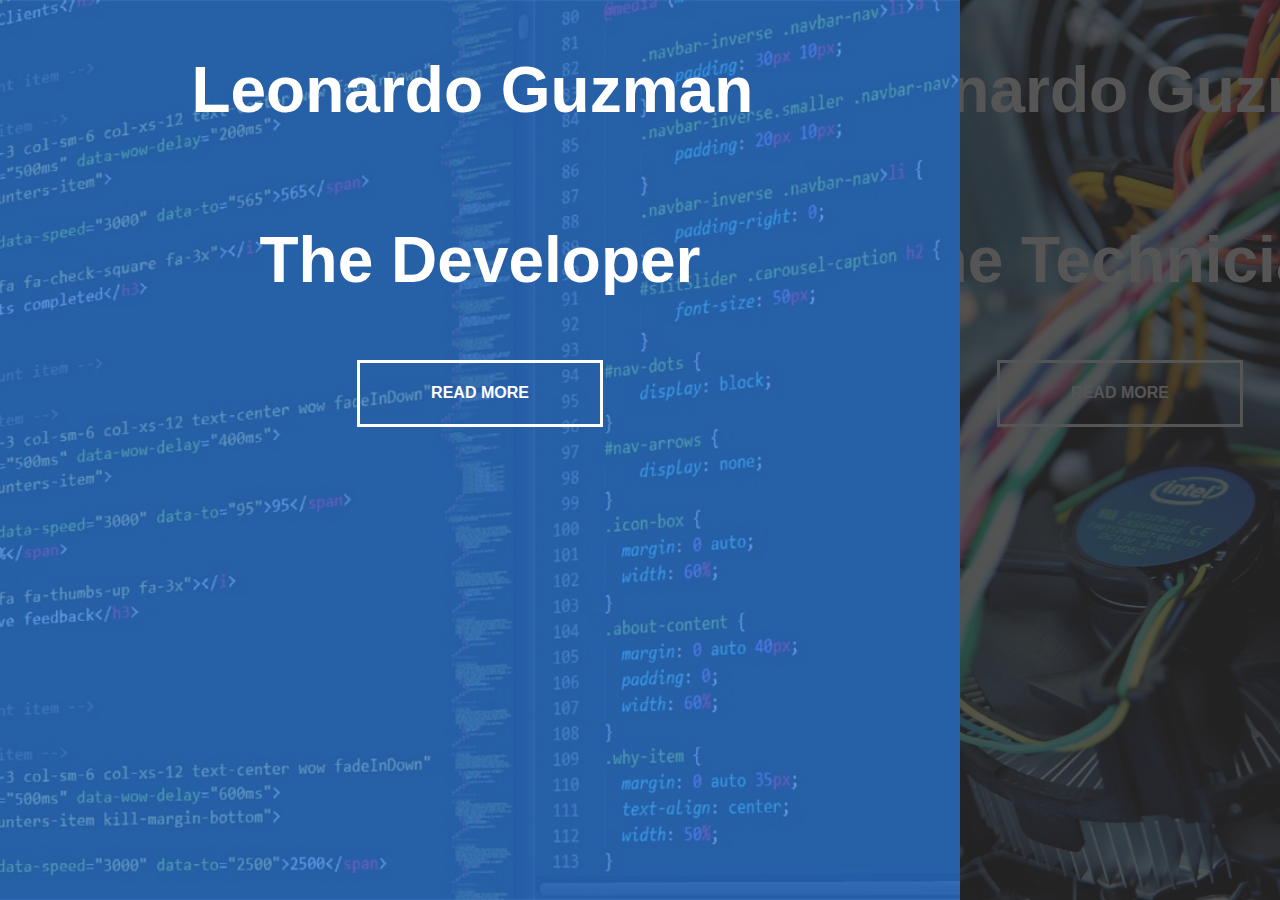
<file: index.html>
<!DOCTYPE html>
<html lang="en">
<head>
  <meta charset="UTF-8">
  <meta name="viewport" content="width=device-width, initial-scale=1.0">
  <meta http-equiv="X-UA-Compatible" content="ie=edge">
  <link rel="stylesheet" href="style.css">
  <title>Leonardo Guzman</title>
</head>
<body>
  <div class="container">
      
    <div class="split left">
      <h2>Leonardo Guzman</h2>
      <h1>The Developer</h1>
      <a href="/programmerPortfolio/index.html" class="button">Read More</a>
    </div>
    <div class="split right">
        <h2>Leonardo Guzman</h2>
        <h1>The Technician</h1>
        <a href="/technicianPortfolio/index.html" class="button">Read More</a>
    </div>
  </div>
  <script src="main.js"></script>
</body>
</html>
</file>
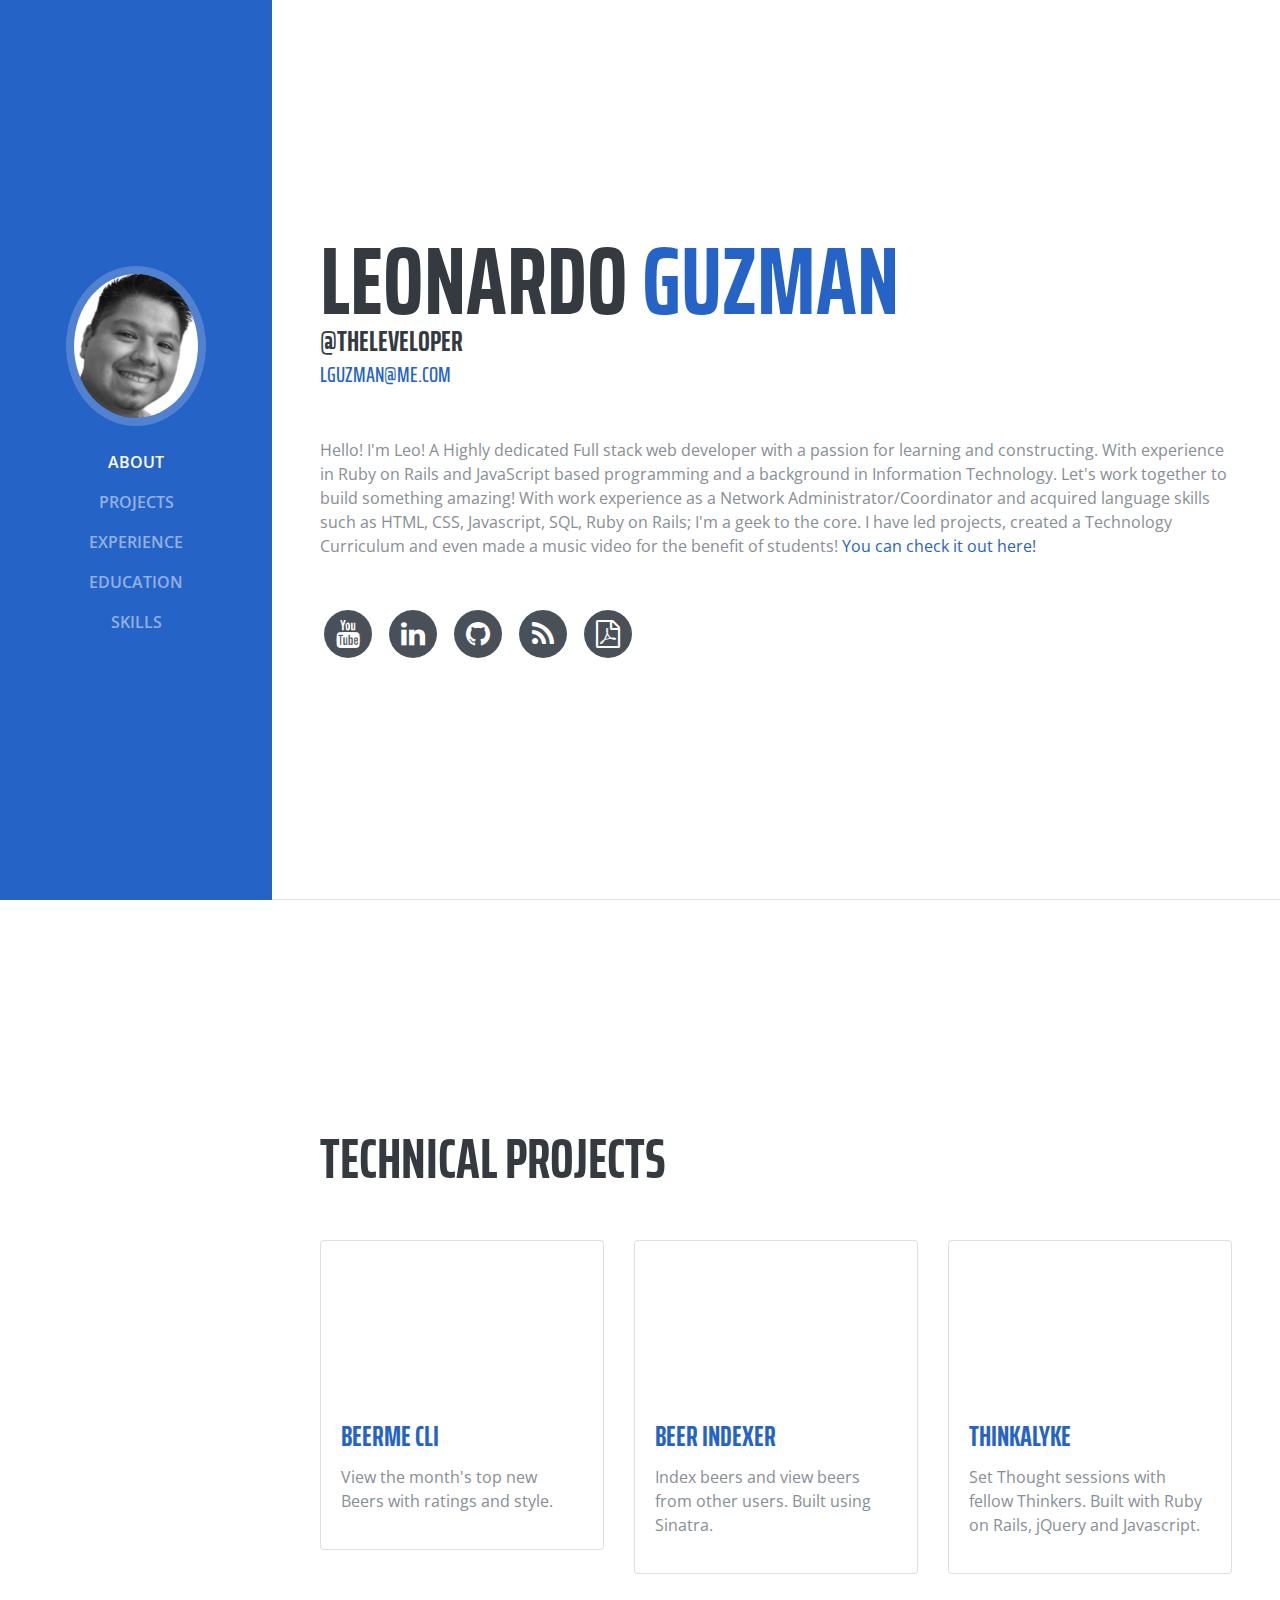
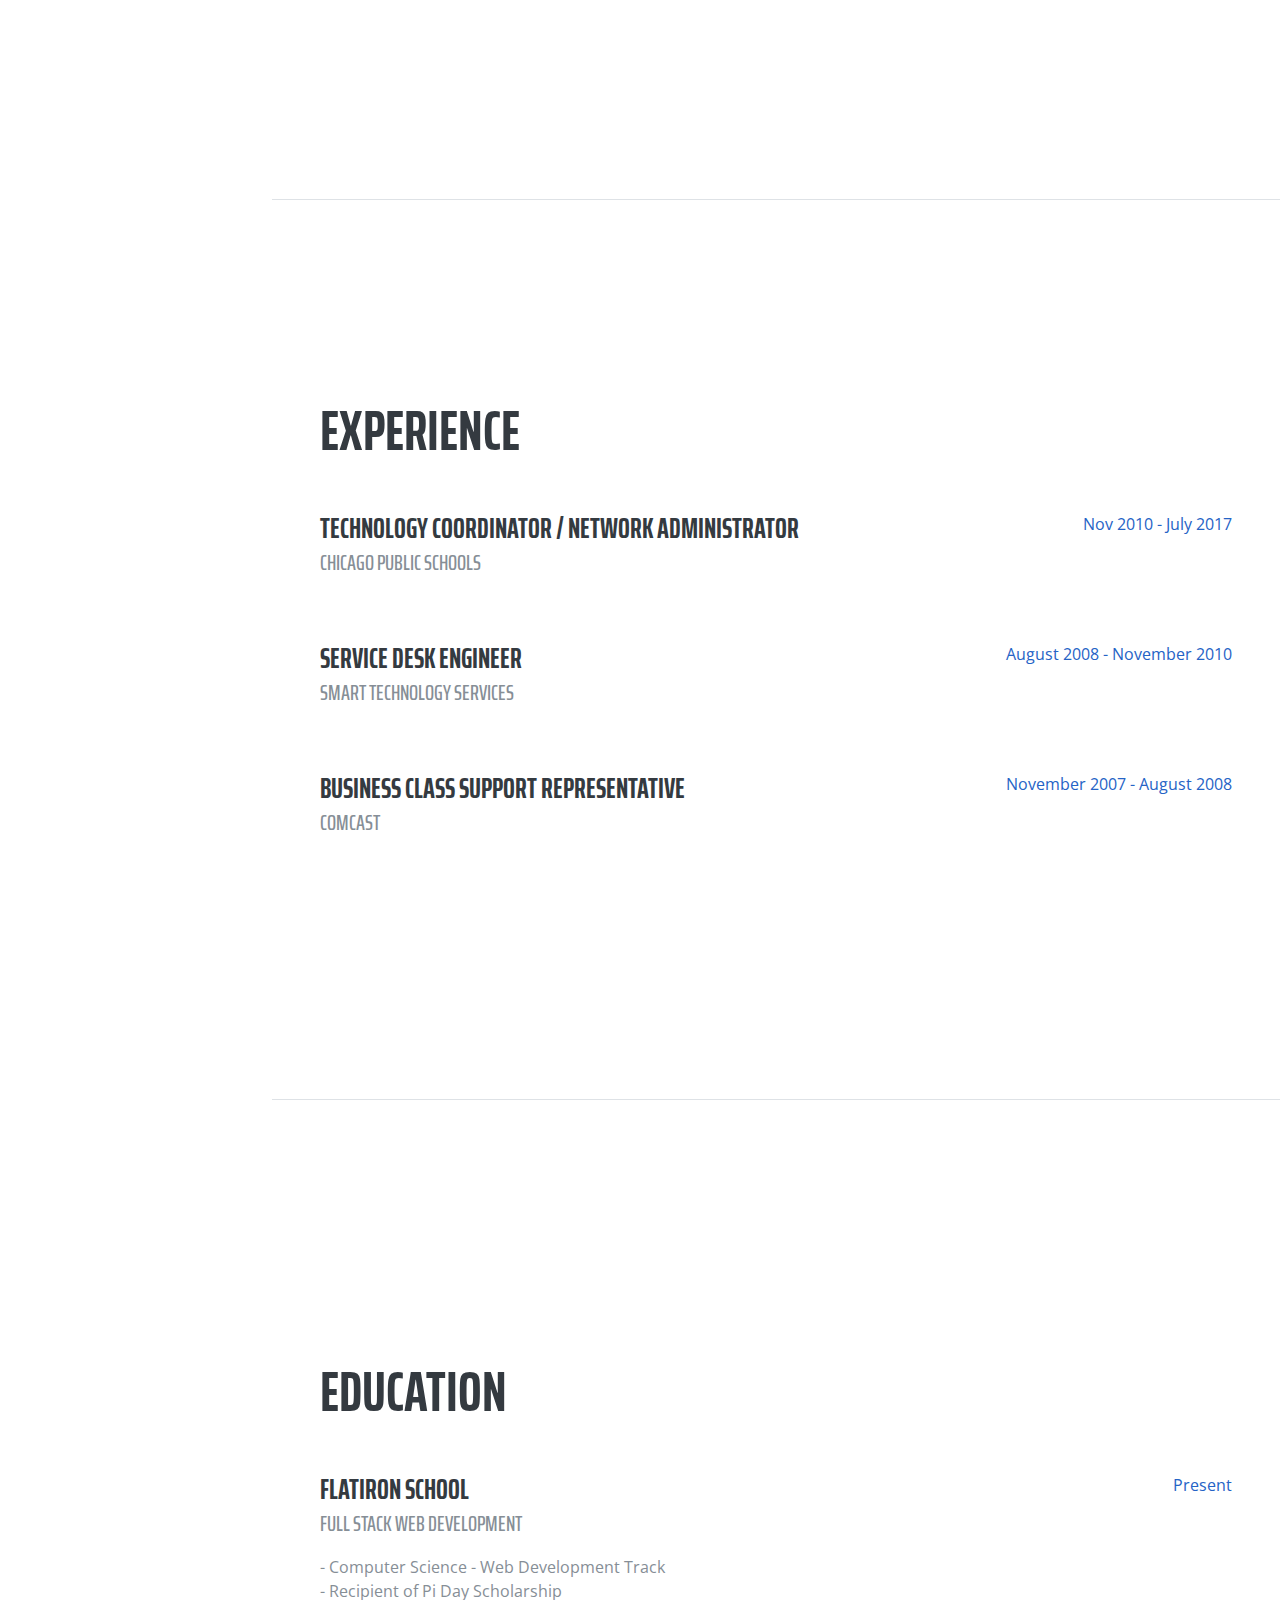
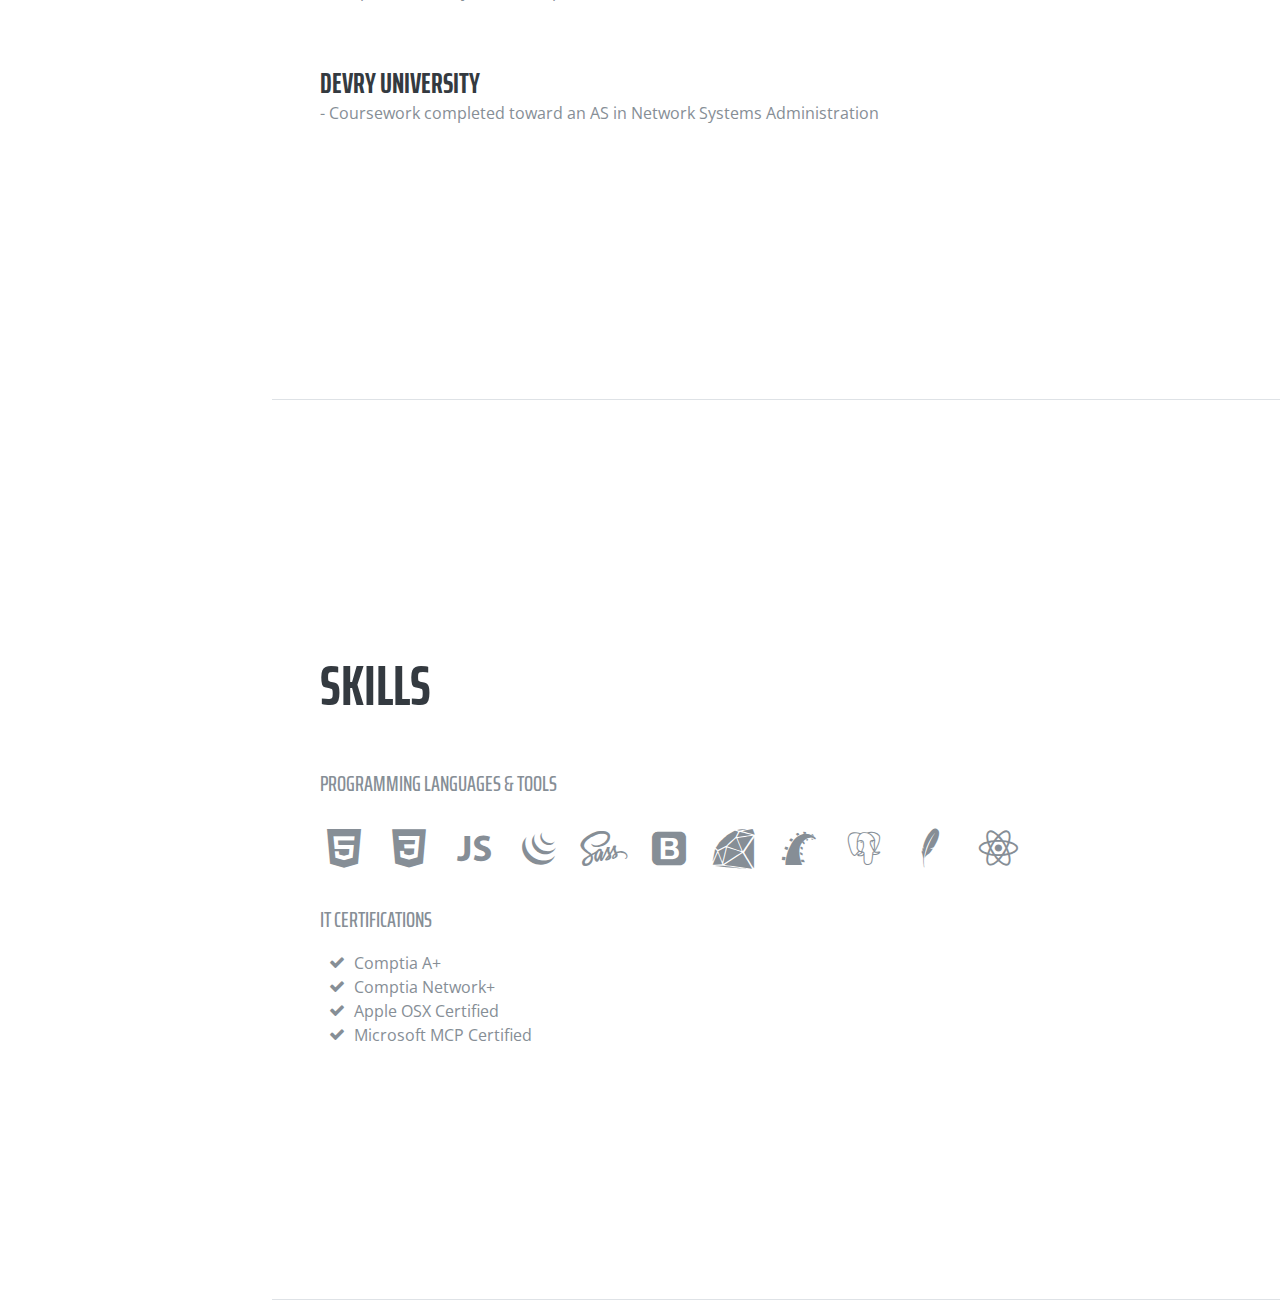
<file: programmerPortfolio/index.html>
<!DOCTYPE html>
<html lang="en">

  <head>

    <meta charset="utf-8">
    <meta name="viewport" content="width=device-width, initial-scale=1, shrink-to-fit=no">
    <meta name="description" content="">
    <meta name="author" content="">

    <title>Developer(Leonardo Guzman)</title>

    <!-- Bootstrap core CSS -->
    <link href="vendor/bootstrap/css/bootstrap.min.css" rel="stylesheet">

    <!-- Custom fonts for this template -->
    <link href="https://fonts.googleapis.com/css?family=Saira+Extra+Condensed:100,200,300,400,500,600,700,800,900" rel="stylesheet">
    <link href="https://fonts.googleapis.com/css?family=Open+Sans:300,300i,400,400i,600,600i,700,700i,800,800i" rel="stylesheet">
    <link href="vendor/font-awesome/css/font-awesome.min.css" rel="stylesheet">
    <link href="vendor/devicons/css/devicons.min.css" rel="stylesheet">
    <link href="vendor/simple-line-icons/css/simple-line-icons.css" rel="stylesheet">

    <!-- Custom styles for this template -->
    <link href="css/resume.css" rel="stylesheet">

  </head>

  <body id="page-top">

    <nav class="navbar navbar-expand-lg navbar-dark bg-primary fixed-top" id="sideNav">
      <a class="navbar-brand js-scroll-trigger" href="../index.html">
        <span class="d-block d-lg-none">L. Guzman</span>
        <span class="d-none d-lg-block">
          <img class="img-fluid img-profile rounded-circle mx-auto mb-2" src="img/profile.jpg" alt="">
        </span>
      </a>
      <button class="navbar-toggler" type="button" data-toggle="collapse" data-target="#navbarSupportedContent" aria-controls="navbarSupportedContent" aria-expanded="false" aria-label="Toggle navigation">
        <span class="navbar-toggler-icon"></span>
      </button>
      <div class="collapse navbar-collapse" id="navbarSupportedContent">
        <ul class="navbar-nav">
          <li class="nav-item">
            <a class="nav-link js-scroll-trigger" href="#about">About</a>
          </li>
          <li class="nav-item">
            <a class="nav-link js-scroll-trigger" href="#interests">Projects</a>
          </li>
          <li class="nav-item">
            <a class="nav-link js-scroll-trigger" href="#experience">Experience</a>
          </li>
          <li class="nav-item">
            <a class="nav-link js-scroll-trigger" href="#education">Education</a>
          </li>
          <li class="nav-item">
            <a class="nav-link js-scroll-trigger" href="#skills">Skills</a>
          </li>
        </ul>
      </div>
    </nav>

    <div class="container-fluid p-0">

      <section class="resume-section p-3 p-lg-5 d-flex d-column" id="about">
        <div class="my-auto">
          <h1 class="mb-0">Leonardo
            <span class="text-primary">Guzman</span>
          </h1>
           <h3 class="mb-0">@TheLeveloper</h3>
          <div class="subheading mb-5">
            <a href="mailto:name@email.com">LGuzman@me.com</a>
          </div>
          <p class="mb-5">Hello! I'm Leo! A Highly dedicated Full stack web developer with a passion for learning and constructing. With experience in Ruby on Rails and JavaScript based programming and a background in Information Technology. Let's work together to build something amazing! With work experience as a Network Administrator/Coordinator and acquired language skills such as HTML, CSS, Javascript, SQL, Ruby on Rails; I'm a geek to the core. I have led projects, created a Technology Curriculum and even made a music video for the benefit of students!<a href="https://www.youtube.com/watch?v=BtxgAjuUPPY"> You can check it out here!</a> </p>
          <ul class="list-inline list-social-icons mb-0">
            <li class="list-inline-item">
              <a href="https://www.youtube.com/channel/UCb33Ok0W7-8roRY55N6INJg" target="_blank">
                <span class="fa-stack fa-lg">
                  <i class="fa fa-circle fa-stack-2x"></i>
                  <i class="fa fa-youtube fa-stack-1x fa-inverse"></i>
                </span>
              </a>
            </li>
           
            <li class="list-inline-item">
              <a href="https://www.linkedin.com/in/leveloper/" target="_blank">
                <span class="fa-stack fa-lg">
                  <i class="fa fa-circle fa-stack-2x"></i>
                  <i class="fa fa-linkedin fa-stack-1x fa-inverse"></i>
                </span>
              </a>
            </li>
            
            <li class="list-inline-item">
              <a href="https://github.com/leog7one" target="_blank">
                <span class="fa-stack fa-lg">
                  <i class="fa fa-circle fa-stack-2x"></i>
                  <i class="fa fa-github fa-stack-1x fa-inverse"></i>
                </span>
              </a>
            </li>
            
             <li class="list-inline-item">
              <a href="https://medium.com/@leog7one" target="_blank">
                <span class="fa-stack fa-lg">
                  <i class="fa fa-circle fa-stack-2x"></i>
                  <i class="fa fa-rss fa-stack-1x fa-inverse"></i>
                </span>
              </a>
            </li>
            
            <li class="list-inline-item">
              <a href="/LGuzmanDeveloperResume.pdf" target="_blank">
                <span class="fa-stack fa-lg">
                  <i class="fa fa-circle fa-stack-2x"></i>
                  <i class="fa fa-file-pdf-o fa-stack-1x fa-inverse"></i>
                </span>
              </a>
            </li>
          </ul>
        </div>
      </section>
      
      <section class="resume-section p-3 p-lg-5 d-flex flex-column" id="interests">
        <div class="my-auto">
          <h2 class="mb-5">Technical Projects</h2>
           <div class="row">
             
            <div class="col-md-6 col-lg-4">
                <div class="card">
                  <div class="embed-responsive embed-responsive-16by9">
                    <iframe class="embed-responsive-item" src="https://www.youtube.com/embed/1e_2ZBfQjJY?rel=0&amp;showinfo=0" allowfullscreen></iframe>
                  </div>
                    <div class="card-body">
                        <h3 class="card-title"><a href="https://github.com/leog7one/beerme-cli-app" target="_blank">BeerMe CLI</a></h3>
                        <p>View the month's top new Beers with ratings and style. </p>
                    </div>
                </div>
            </div>  
             
             <div class="col-md-6 col-lg-4">
                <div class="card">
                  <div class="embed-responsive embed-responsive-16by9">
                    <iframe class="embed-responsive-item" src="https://www.youtube.com/embed/QcjnOKDg2x0?rel=0&amp;showinfo=0" allowfullscreen></iframe>
                  </div>
                    <div class="card-body">
                        <h3 class="card-title"><a href="https://github.com/leog7one/beer-indexer" target="_blank">Beer Indexer</a></h3>
                        <p>Index beers and view beers from other users. Built using Sinatra. </p>
                    </div>
                </div>
            </div>  
             
             <div class="col-md-6 col-lg-4">
                <div class="card">
                  <div class="embed-responsive embed-responsive-16by9">
                    <iframe class="embed-responsive-item" src="https://www.youtube.com/embed/rsYktYaQD6U?rel=0&amp;showinfo=0" allowfullscreen></iframe>
                  </div>
                    <div class="card-body">
                        <h3 class="card-title"><a href="https://github.com/leog7one/thinkalyke-ii" target="_blank">Thinkalyke</a></h3>
                        <p>Set Thought sessions with fellow Thinkers. Built with Ruby on Rails, jQuery and Javascript. </p>
                    </div>
                </div>
            </div>  
        </div>
        </div>
      </section>

      <section class="resume-section p-3 p-lg-5 d-flex flex-column" id="experience">
        <div class="my-auto">
          <h2 class="mb-5">Experience</h2>

          <div class="resume-item d-flex flex-column flex-md-row mb-5">
            <div class="resume-content mr-auto">
              <h3 class="mb-0">Technology Coordinator / Network Administrator</h3>
              <div class="subheading mb-3">Chicago Public Schools</div>
            </div>
            <div class="resume-date text-md-right">
              <span class="text-primary">Nov 2010 - July 2017</span>
            </div>
          </div>

          <div class="resume-item d-flex flex-column flex-md-row mb-5">
            <div class="resume-content mr-auto">
              <h3 class="mb-0">Service Desk Engineer</h3>
              <div class="subheading mb-3">Smart Technology Services</div>
            </div>
            <div class="resume-date text-md-right">
              <span class="text-primary">August 2008 - November 2010</span>
            </div>
          </div>

          <div class="resume-item d-flex flex-column flex-md-row mb-5">
            <div class="resume-content mr-auto">
              <h3 class="mb-0">Business Class Support Representative</h3>
              <div class="subheading mb-3">Comcast</div>
            </div>
            <div class="resume-date text-md-right">
              <span class="text-primary">November 2007 - August 2008</span>
            </div>
          </div>

        </div>

      </section>

      <section class="resume-section p-3 p-lg-5 d-flex flex-column" id="education">
        <div class="my-auto">
          <h2 class="mb-5">Education</h2>

          <div class="resume-item d-flex flex-column flex-md-row mb-5">
            <div class="resume-content mr-auto">
              <h3 class="mb-0">Flatiron School</h3>
              <div class="subheading mb-3">Full Stack Web Development</div>
              <div>- Computer Science - Web Development Track</div>
              <p>- Recipient of Pi Day Scholarship</p>
            </div>
            <div class="resume-date text-md-right">
              <span class="text-primary">Present</span>
            </div>
          </div>

          <div class="resume-item d-flex flex-column flex-md-row">
            <div class="resume-content mr-auto">
              <h3 class="mb-0">Devry University</h3>
              
              <p>- Coursework completed toward an AS in Network Systems Administration</p>
            </div>
            <div class="resume-date text-md-right">
              <span class="text-primary"></span>
            </div>
          </div>

        </div>
      </section>

      <section class="resume-section p-3 p-lg-5 d-flex flex-column" id="skills">
        <div class="my-auto">
          <h2 class="mb-5">Skills</h2>

          <div class="subheading mb-3">Programming Languages &amp; Tools</div>
          <ul class="list-inline list-icons">
            <li class="list-inline-item">
              <i class="devicons devicons-html5"></i>
            </li>
            <li class="list-inline-item">
              <i class="devicons devicons-css3"></i>
            </li>
            <li class="list-inline-item">
              <i class="devicons devicons-javascript"></i>
            </li>
            <li class="list-inline-item">
              <i class="devicons devicons-jquery"></i>
            </li>
            <li class="list-inline-item">
              <i class="devicons devicons-sass"></i>
            </li>
            <li class="list-inline-item">
              <i class="devicons devicons-bootstrap"></i>
            </li>
            <li class="list-inline-item">
              <i class="devicons devicons-ruby"></i>
            </li>
            <li class="list-inline-item">
              <i class="devicons devicons-ruby_on_rails"></i>
            </li>
            <li class="list-inline-item">
              <i class="devicons devicons devicons-postgresql"></i>
            </li>
            <li class="list-inline-item">
              <i class="devicons devicons-sqllite"></i>
            </li>
            <li class="list-inline-item">
              <i class="devicons devicons-react"></i>
            </li>
          </ul>

          <div class="subheading mb-3">IT Certifications</div>
          <ul class="fa-ul mb-0">
            <li>
              <i class="fa-li fa fa-check"></i>
              Comptia A+</li>
            <li>
              <i class="fa-li fa fa-check"></i>
              Comptia Network+</li>
            <li>
              <i class="fa-li fa fa-check"></i>
              Apple OSX Certified</li>
            <li>
              <i class="fa-li fa fa-check"></i>
              Microsoft MCP Certified</li>  
          </ul>
        </div>
      </section>

    </div>

    <!-- Bootstrap core JavaScript -->
    <script src="vendor/jquery/jquery.min.js"></script>
    <script src="vendor/bootstrap/js/bootstrap.bundle.min.js"></script>

    <!-- Plugin JavaScript -->
    <script src="vendor/jquery-easing/jquery.easing.min.js"></script>

    <!-- Custom scripts for this template -->
    <script src="js/resume.js"></script>

  </body>

</html>
</file>
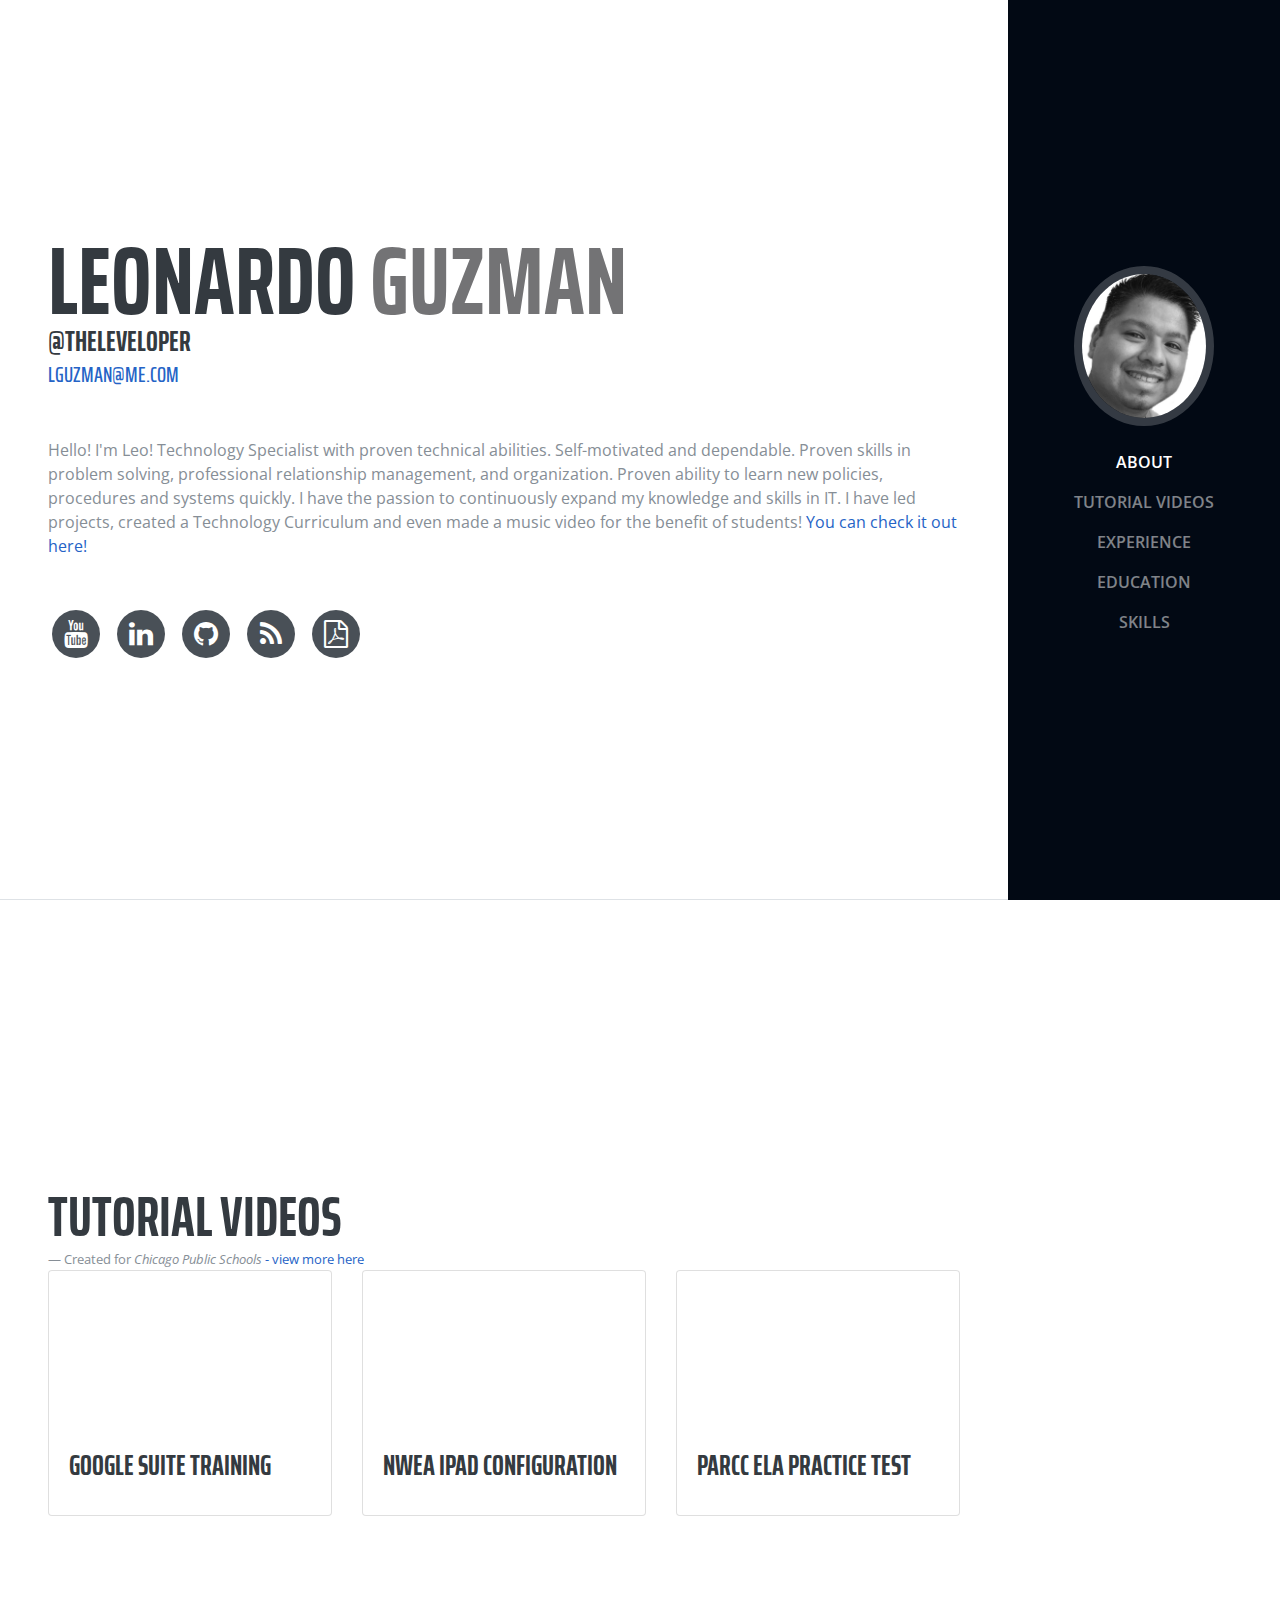
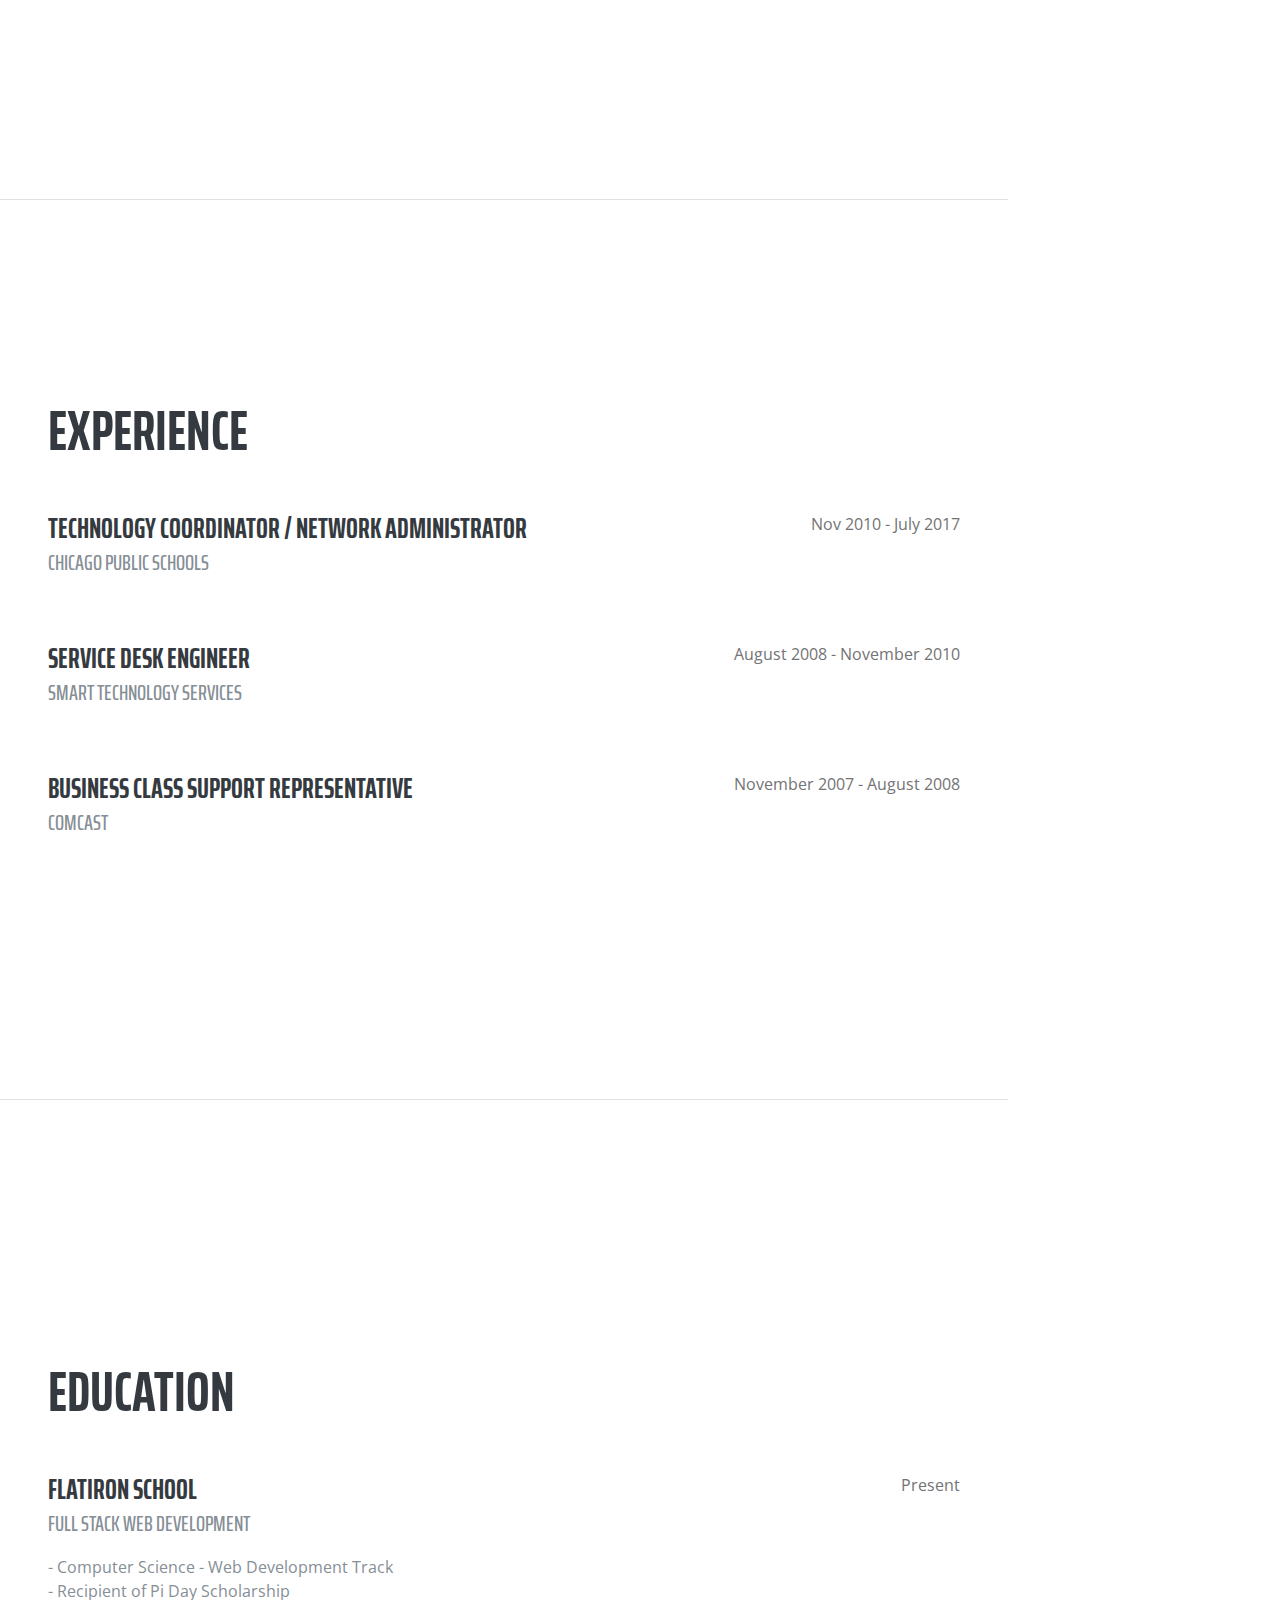
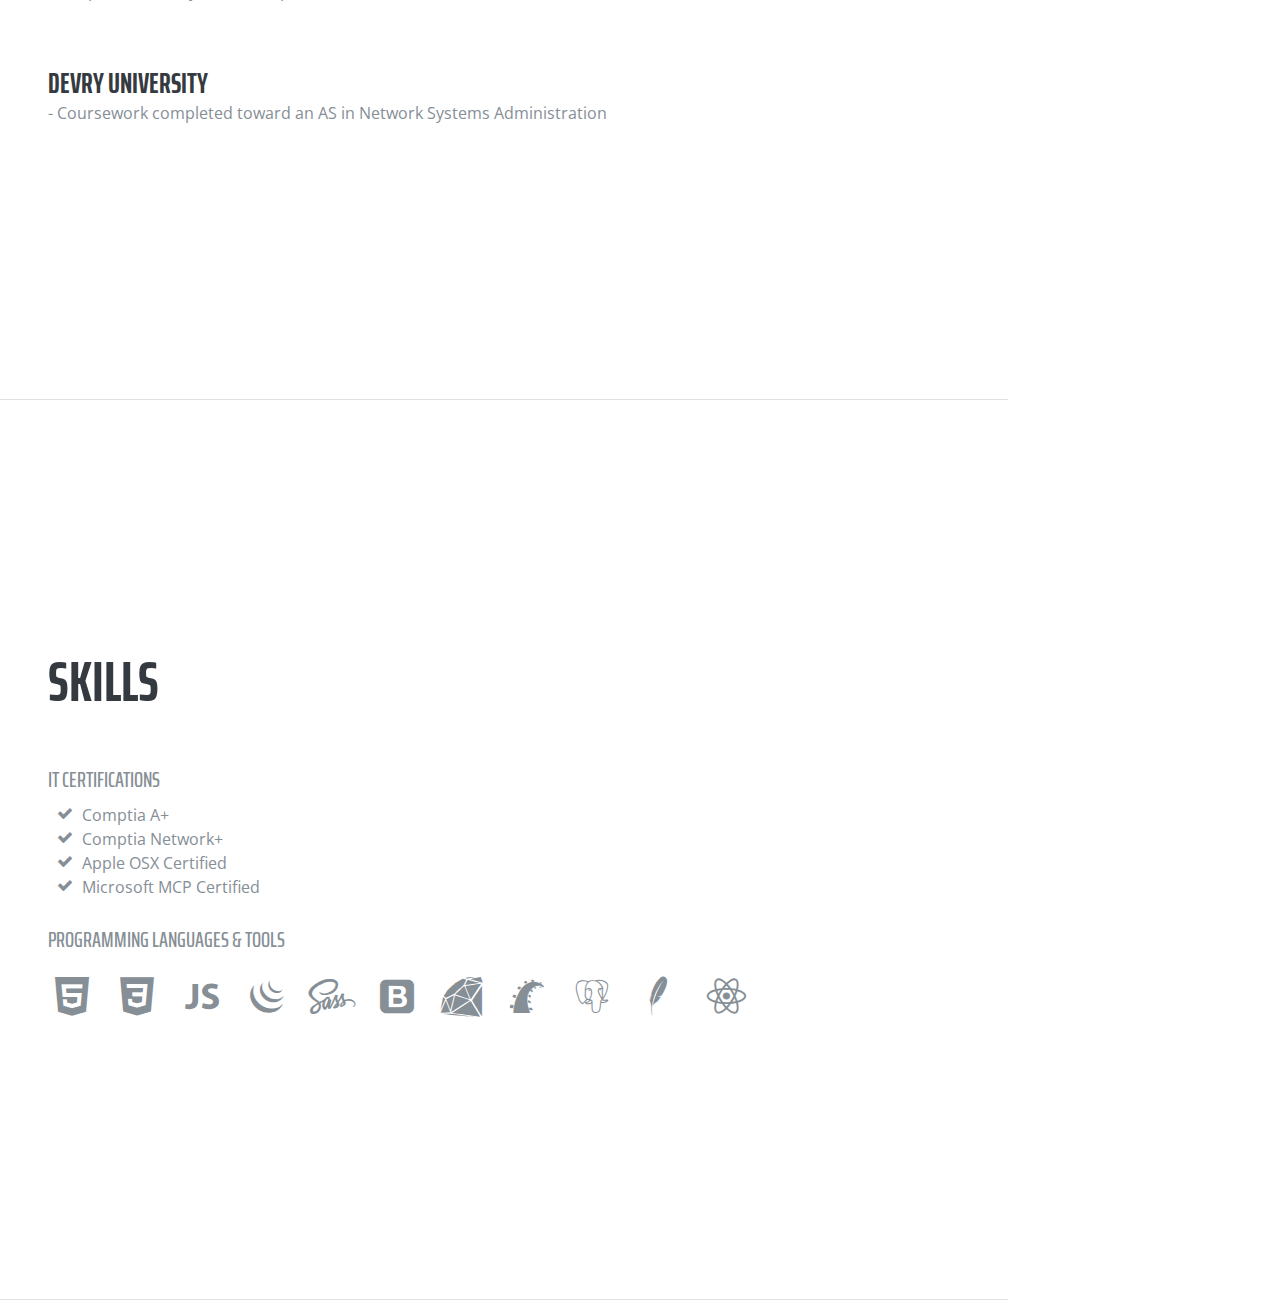
<file: technicianPortfolio/index.html>
<!DOCTYPE html>
<html lang="en">

  <head>

    <meta charset="utf-8">
    <meta name="viewport" content="width=device-width, initial-scale=1, shrink-to-fit=no">
    <meta name="description" content="">
    <meta name="author" content="">

    <title>Technician(Leonardo Guzman)</title>

    <!-- Bootstrap core CSS -->
    <link href="vendor/bootstrap/css/bootstrap.min.css" rel="stylesheet">

    <!-- Custom fonts for this template -->
    <link href="https://fonts.googleapis.com/css?family=Saira+Extra+Condensed:100,200,300,400,500,600,700,800,900" rel="stylesheet">
    <link href="https://fonts.googleapis.com/css?family=Open+Sans:300,300i,400,400i,600,600i,700,700i,800,800i" rel="stylesheet">
    <link href="vendor/font-awesome/css/font-awesome.min.css" rel="stylesheet">
    <link href="vendor/devicons/css/devicons.min.css" rel="stylesheet">
    <link href="vendor/simple-line-icons/css/simple-line-icons.css" rel="stylesheet">

    <!-- Custom styles for this template -->
    <link href="css/resume.css" rel="stylesheet">

  </head>

  <body id="page-top">

    <nav class="navbar navbar-expand-lg navbar-dark bg-primary" id="sideNav">
      <a class="navbar-brand js-scroll-trigger" href="../index.html">
        <span class="d-block d-lg-none">L.Guzman</span>
        <span class="d-none d-lg-block">
          <img class="img-fluid img-profile rounded-circle mx-auto mb-2" src="img/profile.jpg" alt="">
        </span>
      </a>
      <button class="navbar-toggler" type="button" data-toggle="collapse" data-target="#navbarSupportedContent" aria-controls="navbarSupportedContent" aria-expanded="false" aria-label="Toggle navigation">
        <span class="navbar-toggler-icon"></span>
      </button>
      <div class="collapse navbar-collapse" id="navbarSupportedContent">
        <ul class="navbar-nav">
          <li class="nav-item">
            <a class="nav-link js-scroll-trigger" href="#about">About</a>
          </li>
          <li class="nav-item">
            <a class="nav-link js-scroll-trigger" href="#interests">Tutorial Videos</a>
          </li>
          <li class="nav-item">
            <a class="nav-link js-scroll-trigger" href="#experience">Experience</a>
          </li>
          <li class="nav-item">
            <a class="nav-link js-scroll-trigger" href="#education">Education</a>
          </li>
          <li class="nav-item">
            <a class="nav-link js-scroll-trigger" href="#skills">Skills</a>
          </li>
        </ul>
      </div>
    </nav>

    <div class="container-fluid p-0">

      <section class="resume-section p-3 p-lg-5 d-flex d-column" id="about">
        <div class="my-auto">
          <h1 class="mb-0">Leonardo
            <span class="text-primary">Guzman</span>
          </h1>
           <h3 class="mb-0">@TheLeveloper</h3>
          <div class="subheading mb-5">
            <a href="mailto:name@email.com">LGuzman@me.com</a>
          </div>
          <p class="mb-5">Hello! I'm Leo! Technology Specialist with proven technical abilities. Self-motivated and dependable. Proven skills in problem solving, professional relationship management, and organization. Proven ability to learn new policies, procedures and systems quickly. I have the passion to continuously expand my knowledge and skills in IT. I have led projects, created a Technology Curriculum and even made a music video for the benefit of students!<a href="https://www.youtube.com/watch?v=BtxgAjuUPPY" target="_blank"> You can check it out here!</a> </p>
          <ul class="list-inline list-social-icons mb-0">
            <li class="list-inline-item">
              <a href="https://www.youtube.com/channel/UCb33Ok0W7-8roRY55N6INJg" target="_blank">
                <span class="fa-stack fa-lg">
                  <i class="fa fa-circle fa-stack-2x"></i>
                  <i class="fa fa-youtube fa-stack-1x fa-inverse"></i>
                </span>
              </a>
            </li>
           
            <li class="list-inline-item">
              <a href="https://www.linkedin.com/in/leveloper/" target="_blank">
                <span class="fa-stack fa-lg">
                  <i class="fa fa-circle fa-stack-2x"></i>
                  <i class="fa fa-linkedin fa-stack-1x fa-inverse"></i>
                </span>
              </a>
            </li>
            
            <li class="list-inline-item">
              <a href="https://github.com/leog7one" target="_blank">
                <span class="fa-stack fa-lg">
                  <i class="fa fa-circle fa-stack-2x"></i>
                  <i class="fa fa-github fa-stack-1x fa-inverse"></i>
                </span>
              </a>
            </li>
            
             <li class="list-inline-item">
              <a href="https://medium.com/@leog7one" target="_blank">
                <span class="fa-stack fa-lg">
                  <i class="fa fa-circle fa-stack-2x"></i>
                  <i class="fa fa-rss fa-stack-1x fa-inverse"></i>
                </span>
              </a>
            </li>
            
            <li class="list-inline-item">
              <a href="LGuzmanTechResumeGS.pdf" target="_blank">
                <span class="fa-stack fa-lg">
                  <i class="fa fa-circle fa-stack-2x"></i>
                  <i class="fa fa-file-pdf-o fa-stack-1x fa-inverse"></i>
                </span>
              </a>
            </li>
          </ul>
        </div>
      </section>
      
      <section class="resume-section p-3 p-lg-5 d-flex flex-column" id="interests">
        <div class="my-auto">
          <h2 class="mb-0">Tutorial Videos</h2>
          <footer class="blockquote-footer">Created for <cite title="Source Title">Chicago Public Schools</cite><a href="https://www.youtube.com/channel/UCYlp6zRJabFc_NzRThC7CWg"> -  view more here</a></footer>
        
           <div class="row">
             
            <div class="col-md-6 col-lg-4">
                <div class="card">
                  <div class="embed-responsive embed-responsive-16by9">
                    <iframe class="embed-responsive-item" src="https://www.youtube.com/embed/k84h4Rh7Wv8?rel=0&amp;showinfo=0" allowfullscreen></iframe>
                  </div>
                    <div class="card-body">
                        <h3 class="card-title">Google Suite Training</h3>
                        
                    </div>
                </div>
            </div>  
             
             <div class="col-md-6 col-lg-4">
                <div class="card">
                  <div class="embed-responsive embed-responsive-16by9">
                    <iframe class="embed-responsive-item" src="https://www.youtube.com/embed/xkVrflWLLas?rel=0&amp;showinfo=0" allowfullscreen></iframe>
                  </div>
                    <div class="card-body">
                        <h3 class="card-title">NWEA iPad Configuration</h3>
                        
                    </div>
                </div>
            </div>  
             
             <div class="col-md-6 col-lg-4">
                <div class="card">
                  <div class="embed-responsive embed-responsive-16by9">
                    <iframe class="embed-responsive-item" src="https://www.youtube.com/embed/uUQPYKnX08Y?rel=0&amp;showinfo=0" allowfullscreen></iframe>
                  </div>
                    <div class="card-body">
                        <h3 class="card-title">PARCC ELA Practice Test</h3>
                        
                    </div>
                </div>
            </div>  
        </div>
        </div>
      </section>

      <section class="resume-section p-3 p-lg-5 d-flex flex-column" id="experience">
        <div class="my-auto">
          <h2 class="mb-5">Experience</h2>

          <div class="resume-item d-flex flex-column flex-md-row mb-5">
            <div class="resume-content mr-auto">
              <h3 class="mb-0">Technology Coordinator / Network Administrator</h3>
              <div class="subheading mb-3">Chicago Public Schools</div>
            </div>
            <div class="resume-date text-md-right">
              <span class="text-primary">Nov 2010 - July 2017</span>
            </div>
          </div>

          <div class="resume-item d-flex flex-column flex-md-row mb-5">
            <div class="resume-content mr-auto">
              <h3 class="mb-0">Service Desk Engineer</h3>
              <div class="subheading mb-3">Smart Technology Services</div>
            </div>
            <div class="resume-date text-md-right">
              <span class="text-primary">August 2008 - November 2010</span>
            </div>
          </div>

          <div class="resume-item d-flex flex-column flex-md-row mb-5">
            <div class="resume-content mr-auto">
              <h3 class="mb-0">Business Class Support Representative</h3>
              <div class="subheading mb-3">Comcast</div>
            </div>
            <div class="resume-date text-md-right">
              <span class="text-primary">November 2007 - August 2008</span>
            </div>
          </div>

        </div>

      </section>

      <section class="resume-section p-3 p-lg-5 d-flex flex-column" id="education">
        <div class="my-auto">
          <h2 class="mb-5">Education</h2>

          <div class="resume-item d-flex flex-column flex-md-row mb-5">
            <div class="resume-content mr-auto">
              <h3 class="mb-0">Flatiron School</h3>
              <div class="subheading mb-3">Full Stack Web Development</div>
              <div>- Computer Science - Web Development Track</div>
              <p>- Recipient of Pi Day Scholarship</p>
            </div>
            <div class="resume-date text-md-right">
              <span class="text-primary">Present</span>
            </div>
          </div>

          <div class="resume-item d-flex flex-column flex-md-row">
            <div class="resume-content mr-auto">
              <h3 class="mb-0">Devry University</h3>
              
              <p>- Coursework completed toward an AS in Network Systems Administration</p>
            </div>
            <div class="resume-date text-md-right">
              <span class="text-primary"></span>
            </div>
          </div>

        </div>
      </section>

      <section class="resume-section p-3 p-lg-5 d-flex flex-column" id="skills">
        <div class="my-auto">
          <h2 class="mb-5">Skills</h2>

          <div class="subheading mb-2">IT Certifications</div>
            <ul class="fa-ul mb-4">
              <li>
                <i class="fa-li fa fa-check"></i>
                Comptia A+</li>
              <li>
                <i class="fa-li fa fa-check"></i>
                Comptia Network+</li>
              <li>
                <i class="fa-li fa fa-check"></i>
                Apple OSX Certified</li>
              <li>
                <i class="fa-li fa fa-check"></i>
                Microsoft MCP Certified</li>  
            </ul>
           
          <div class="subheading mb-2">Programming Languages &amp; Tools</div>
            <ul class="list-inline list-icons">
              <li class="list-inline-item">
                <i class="devicons devicons-html5"></i>
              </li>
              <li class="list-inline-item">
                <i class="devicons devicons-css3"></i>
              </li>
              <li class="list-inline-item">
                <i class="devicons devicons-javascript"></i>
              </li>
              <li class="list-inline-item">
                <i class="devicons devicons-jquery"></i>
              </li>
              <li class="list-inline-item">
                <i class="devicons devicons-sass"></i>
              </li>
              <li class="list-inline-item">
                <i class="devicons devicons-bootstrap"></i>
              </li>
              <li class="list-inline-item">
                <i class="devicons devicons-ruby"></i>
              </li>
              <li class="list-inline-item">
                <i class="devicons devicons-ruby_on_rails"></i>
              </li>
              <li class="list-inline-item">
                <i class="devicons devicons devicons-postgresql"></i>
              </li>
              <li class="list-inline-item">
                <i class="devicons devicons-sqllite"></i>
              </li>
              <li class="list-inline-item">
                <i class="devicons devicons-react"></i>
              </li>
            </ul>    
  
      </section>
    </div>

    <!-- Bootstrap core JavaScript -->
    <script src="vendor/jquery/jquery.min.js"></script>
    <script src="vendor/bootstrap/js/bootstrap.bundle.min.js"></script>

    <!-- Plugin JavaScript -->
    <script src="vendor/jquery-easing/jquery.easing.min.js"></script>

    <!-- Custom scripts for this template -->
    <script src="js/resume.js"></script>

  </body>

</html>
</file>
<file: style.css>
:root {
  --container-bg-color: #333;
  --left-bg-color: rgba(39, 119, 223, 0.7);
  --left-button-hover-color: rgba(0, 53, 127, 0.3);
  --right-bg-color: rgba(43, 43, 43, 0.8);
  --right-button-hover-color: rgba(92, 92, 92, 0.3);
  --hover-width: 75%;
  --other-width: 25%;
  --speed: 1000ms;
}

html, body {
  padding:0;
  margin:0;
  font-family: 'Franklin Gothic Medium', 'Arial Narrow', Arial, sans-serif;
  width: 100%;
  height: 100%;
  overflow-x: hidden;
}

h1 {
  font-size: 4rem;
  color: #fff;
  position: absolute;
  left: 50%;
  top: 20%;
  transform: translateX(-50%);
  white-space: nowrap;
}

h2 {
  font-size: 4rem;
  color: #fff;
  position: absolute;
  left: 49.2%;
  transform: translateX(-50%);
  white-space: nowrap;
  z-index: 1;
}

.button {
  display: block;
  position: absolute;
  left: 50%;
  top: 40%;
  height: 2.5rem;
  padding-top: 1.3rem;
  width: 15rem;
  text-align: center;
  color: #fff;
  border: #fff solid 0.2rem;
  font-size: 1rem;
  font-weight: bold;
  text-transform: uppercase;
  text-decoration: none;
  transform: translateX(-50%);
}

.split.left .button:hover {
  background-color: var(--left-button-hover-color);
  border-color: var(--left-button-hover-color);
}

.split.right .button:hover {
  background-color: var(--right-button-hover-color);
  border-color: var(--right-button-hover-color);
}

.container {
  position: relative;
  width: 100%;
  height: 100%;
  background: var(--container-bg-color);
}

.split {
  position: absolute;
  width: 50%;
  height: 100%;
  overflow: hidden;
}

.split.left {
  left:0;
  background: url('img/programmer1.png') center center no-repeat;
  background-size: cover;
}

.split.left:before {
  position:absolute;
  content: "";
  width: 100%;
  height: 100%;
  background: var(--left-bg-color);
}

.split.right {
  right:0;
  background: url('img/technician2.jpg') center center no-repeat;
  background-size: cover;
}

.split.right:before {
  position:absolute;
  content: "";
  width: 100%;
  height: 100%;
  background: var(--right-bg-color);
}

.split.left, .split.right, .split.right:before, .split.left:before {
  transition: var(--speed) all ease-in-out;
}

.hover-left .left {
  width: var(--hover-width);
}

.hover-left .right {
  width: var(--other-width);
}

.hover-left .right:before {
  z-index: 2;
}


.hover-right .right {
  width: var(--hover-width);
}

.hover-right .left {
  width: var(--other-width);
}

.hover-right .left:before {
  z-index: 2;
}

@media(max-width: 800px) {
  h1 {
    font-size: 1.5rem;
  }

  h2 {
    font-size: 1.2rem;
  }

  .button {
    width: 12rem;
  }
}

@media(max-height: 700px) {
  .button {
    top: 70%;
  }
}
</file>
<file: programmerPortfolio/vendor/simple-line-icons/css/simple-line-icons.css>
@font-face {
  font-family: 'simple-line-icons';
  src: url('../fonts/Simple-Line-Icons.eot?v=2.4.0');
  src: url('../fonts/Simple-Line-Icons.eot?v=2.4.0#iefix') format('embedded-opentype'), url('../fonts/Simple-Line-Icons.woff2?v=2.4.0') format('woff2'), url('../fonts/Simple-Line-Icons.ttf?v=2.4.0') format('truetype'), url('../fonts/Simple-Line-Icons.woff?v=2.4.0') format('woff'), url('../fonts/Simple-Line-Icons.svg?v=2.4.0#simple-line-icons') format('svg');
  font-weight: normal;
  font-style: normal;
}
/*
 Use the following CSS code if you want to have a class per icon.
 Instead of a list of all class selectors, you can use the generic [class*="icon-"] selector, but it's slower:
*/
.icon-user,
.icon-people,
.icon-user-female,
.icon-user-follow,
.icon-user-following,
.icon-user-unfollow,
.icon-login,
.icon-logout,
.icon-emotsmile,
.icon-phone,
.icon-call-end,
.icon-call-in,
.icon-call-out,
.icon-map,
.icon-location-pin,
.icon-direction,
.icon-directions,
.icon-compass,
.icon-layers,
.icon-menu,
.icon-list,
.icon-options-vertical,
.icon-options,
.icon-arrow-down,
.icon-arrow-left,
.icon-arrow-right,
.icon-arrow-up,
.icon-arrow-up-circle,
.icon-arrow-left-circle,
.icon-arrow-right-circle,
.icon-arrow-down-circle,
.icon-check,
.icon-clock,
.icon-plus,
.icon-minus,
.icon-close,
.icon-event,
.icon-exclamation,
.icon-organization,
.icon-trophy,
.icon-screen-smartphone,
.icon-screen-desktop,
.icon-plane,
.icon-notebook,
.icon-mustache,
.icon-mouse,
.icon-magnet,
.icon-energy,
.icon-disc,
.icon-cursor,
.icon-cursor-move,
.icon-crop,
.icon-chemistry,
.icon-speedometer,
.icon-shield,
.icon-screen-tablet,
.icon-magic-wand,
.icon-hourglass,
.icon-graduation,
.icon-ghost,
.icon-game-controller,
.icon-fire,
.icon-eyeglass,
.icon-envelope-open,
.icon-envelope-letter,
.icon-bell,
.icon-badge,
.icon-anchor,
.icon-wallet,
.icon-vector,
.icon-speech,
.icon-puzzle,
.icon-printer,
.icon-present,
.icon-playlist,
.icon-pin,
.icon-picture,
.icon-handbag,
.icon-globe-alt,
.icon-globe,
.icon-folder-alt,
.icon-folder,
.icon-film,
.icon-feed,
.icon-drop,
.icon-drawer,
.icon-docs,
.icon-doc,
.icon-diamond,
.icon-cup,
.icon-calculator,
.icon-bubbles,
.icon-briefcase,
.icon-book-open,
.icon-basket-loaded,
.icon-basket,
.icon-bag,
.icon-action-undo,
.icon-action-redo,
.icon-wrench,
.icon-umbrella,
.icon-trash,
.icon-tag,
.icon-support,
.icon-frame,
.icon-size-fullscreen,
.icon-size-actual,
.icon-shuffle,
.icon-share-alt,
.icon-share,
.icon-rocket,
.icon-question,
.icon-pie-chart,
.icon-pencil,
.icon-note,
.icon-loop,
.icon-home,
.icon-grid,
.icon-graph,
.icon-microphone,
.icon-music-tone-alt,
.icon-music-tone,
.icon-earphones-alt,
.icon-earphones,
.icon-equalizer,
.icon-like,
.icon-dislike,
.icon-control-start,
.icon-control-rewind,
.icon-control-play,
.icon-control-pause,
.icon-control-forward,
.icon-control-end,
.icon-volume-1,
.icon-volume-2,
.icon-volume-off,
.icon-calendar,
.icon-bulb,
.icon-chart,
.icon-ban,
.icon-bubble,
.icon-camrecorder,
.icon-camera,
.icon-cloud-download,
.icon-cloud-upload,
.icon-envelope,
.icon-eye,
.icon-flag,
.icon-heart,
.icon-info,
.icon-key,
.icon-link,
.icon-lock,
.icon-lock-open,
.icon-magnifier,
.icon-magnifier-add,
.icon-magnifier-remove,
.icon-paper-clip,
.icon-paper-plane,
.icon-power,
.icon-refresh,
.icon-reload,
.icon-settings,
.icon-star,
.icon-symbol-female,
.icon-symbol-male,
.icon-target,
.icon-credit-card,
.icon-paypal,
.icon-social-tumblr,
.icon-social-twitter,
.icon-social-facebook,
.icon-social-instagram,
.icon-social-linkedin,
.icon-social-pinterest,
.icon-social-github,
.icon-social-google,
.icon-social-reddit,
.icon-social-skype,
.icon-social-dribbble,
.icon-social-behance,
.icon-social-foursqare,
.icon-social-soundcloud,
.icon-social-spotify,
.icon-social-stumbleupon,
.icon-social-youtube,
.icon-social-dropbox,
.icon-social-vkontakte,
.icon-social-steam {
  font-family: 'simple-line-icons';
  speak: none;
  font-style: normal;
  font-weight: normal;
  font-variant: normal;
  text-transform: none;
  line-height: 1;
  /* Better Font Rendering =========== */
  -webkit-font-smoothing: antialiased;
  -moz-osx-font-smoothing: grayscale;
}
.icon-user:before {
  content: "\e005";
}
.icon-people:before {
  content: "\e001";
}
.icon-user-female:before {
  content: "\e000";
}
.icon-user-follow:before {
  content: "\e002";
}
.icon-user-following:before {
  content: "\e003";
}
.icon-user-unfollow:before {
  content: "\e004";
}
.icon-login:before {
  content: "\e066";
}
.icon-logout:before {
  content: "\e065";
}
.icon-emotsmile:before {
  content: "\e021";
}
.icon-phone:before {
  content: "\e600";
}
.icon-call-end:before {
  content: "\e048";
}
.icon-call-in:before {
  content: "\e047";
}
.icon-call-out:before {
  content: "\e046";
}
.icon-map:before {
  content: "\e033";
}
.icon-location-pin:before {
  content: "\e096";
}
.icon-direction:before {
  content: "\e042";
}
.icon-directions:before {
  content: "\e041";
}
.icon-compass:before {
  content: "\e045";
}
.icon-layers:before {
  content: "\e034";
}
.icon-menu:before {
  content: "\e601";
}
.icon-list:before {
  content: "\e067";
}
.icon-options-vertical:before {
  content: "\e602";
}
.icon-options:before {
  content: "\e603";
}
.icon-arrow-down:before {
  content: "\e604";
}
.icon-arrow-left:before {
  content: "\e605";
}
.icon-arrow-right:before {
  content: "\e606";
}
.icon-arrow-up:before {
  content: "\e607";
}
.icon-arrow-up-circle:before {
  content: "\e078";
}
.icon-arrow-left-circle:before {
  content: "\e07a";
}
.icon-arrow-right-circle:before {
  content: "\e079";
}
.icon-arrow-down-circle:before {
  content: "\e07b";
}
.icon-check:before {
  content: "\e080";
}
.icon-clock:before {
  content: "\e081";
}
.icon-plus:before {
  content: "\e095";
}
.icon-minus:before {
  content: "\e615";
}
.icon-close:before {
  content: "\e082";
}
.icon-event:before {
  content: "\e619";
}
.icon-exclamation:before {
  content: "\e617";
}
.icon-organization:before {
  content: "\e616";
}
.icon-trophy:before {
  content: "\e006";
}
.icon-screen-smartphone:before {
  content: "\e010";
}
.icon-screen-desktop:before {
  content: "\e011";
}
.icon-plane:before {
  content: "\e012";
}
.icon-notebook:before {
  content: "\e013";
}
.icon-mustache:before {
  content: "\e014";
}
.icon-mouse:before {
  content: "\e015";
}
.icon-magnet:before {
  content: "\e016";
}
.icon-energy:before {
  content: "\e020";
}
.icon-disc:before {
  content: "\e022";
}
.icon-cursor:before {
  content: "\e06e";
}
.icon-cursor-move:before {
  content: "\e023";
}
.icon-crop:before {
  content: "\e024";
}
.icon-chemistry:before {
  content: "\e026";
}
.icon-speedometer:before {
  content: "\e007";
}
.icon-shield:before {
  content: "\e00e";
}
.icon-screen-tablet:before {
  content: "\e00f";
}
.icon-magic-wand:before {
  content: "\e017";
}
.icon-hourglass:before {
  content: "\e018";
}
.icon-graduation:before {
  content: "\e019";
}
.icon-ghost:before {
  content: "\e01a";
}
.icon-game-controller:before {
  content: "\e01b";
}
.icon-fire:before {
  content: "\e01c";
}
.icon-eyeglass:before {
  content: "\e01d";
}
.icon-envelope-open:before {
  content: "\e01e";
}
.icon-envelope-letter:before {
  content: "\e01f";
}
.icon-bell:before {
  content: "\e027";
}
.icon-badge:before {
  content: "\e028";
}
.icon-anchor:before {
  content: "\e029";
}
.icon-wallet:before {
  content: "\e02a";
}
.icon-vector:before {
  content: "\e02b";
}
.icon-speech:before {
  content: "\e02c";
}
.icon-puzzle:before {
  content: "\e02d";
}
.icon-printer:before {
  content: "\e02e";
}
.icon-present:before {
  content: "\e02f";
}
.icon-playlist:before {
  content: "\e030";
}
.icon-pin:before {
  content: "\e031";
}
.icon-picture:before {
  content: "\e032";
}
.icon-handbag:before {
  content: "\e035";
}
.icon-globe-alt:before {
  content: "\e036";
}
.icon-globe:before {
  content: "\e037";
}
.icon-folder-alt:before {
  content: "\e039";
}
.icon-folder:before {
  content: "\e089";
}
.icon-film:before {
  content: "\e03a";
}
.icon-feed:before {
  content: "\e03b";
}
.icon-drop:before {
  content: "\e03e";
}
.icon-drawer:before {
  content: "\e03f";
}
.icon-docs:before {
  content: "\e040";
}
.icon-doc:before {
  content: "\e085";
}
.icon-diamond:before {
  content: "\e043";
}
.icon-cup:before {
  content: "\e044";
}
.icon-calculator:before {
  content: "\e049";
}
.icon-bubbles:before {
  content: "\e04a";
}
.icon-briefcase:before {
  content: "\e04b";
}
.icon-book-open:before {
  content: "\e04c";
}
.icon-basket-loaded:before {
  content: "\e04d";
}
.icon-basket:before {
  content: "\e04e";
}
.icon-bag:before {
  content: "\e04f";
}
.icon-action-undo:before {
  content: "\e050";
}
.icon-action-redo:before {
  content: "\e051";
}
.icon-wrench:before {
  content: "\e052";
}
.icon-umbrella:before {
  content: "\e053";
}
.icon-trash:before {
  content: "\e054";
}
.icon-tag:before {
  content: "\e055";
}
.icon-support:before {
  content: "\e056";
}
.icon-frame:before {
  content: "\e038";
}
.icon-size-fullscreen:before {
  content: "\e057";
}
.icon-size-actual:before {
  content: "\e058";
}
.icon-shuffle:before {
  content: "\e059";
}
.icon-share-alt:before {
  content: "\e05a";
}
.icon-share:before {
  content: "\e05b";
}
.icon-rocket:before {
  content: "\e05c";
}
.icon-question:before {
  content: "\e05d";
}
.icon-pie-chart:before {
  content: "\e05e";
}
.icon-pencil:before {
  content: "\e05f";
}
.icon-note:before {
  content: "\e060";
}
.icon-loop:before {
  content: "\e064";
}
.icon-home:before {
  content: "\e069";
}
.icon-grid:before {
  content: "\e06a";
}
.icon-graph:before {
  content: "\e06b";
}
.icon-microphone:before {
  content: "\e063";
}
.icon-music-tone-alt:before {
  content: "\e061";
}
.icon-music-tone:before {
  content: "\e062";
}
.icon-earphones-alt:before {
  content: "\e03c";
}
.icon-earphones:before {
  content: "\e03d";
}
.icon-equalizer:before {
  content: "\e06c";
}
.icon-like:before {
  content: "\e068";
}
.icon-dislike:before {
  content: "\e06d";
}
.icon-control-start:before {
  content: "\e06f";
}
.icon-control-rewind:before {
  content: "\e070";
}
.icon-control-play:before {
  content: "\e071";
}
.icon-control-pause:before {
  content: "\e072";
}
.icon-control-forward:before {
  content: "\e073";
}
.icon-control-end:before {
  content: "\e074";
}
.icon-volume-1:before {
  content: "\e09f";
}
.icon-volume-2:before {
  content: "\e0a0";
}
.icon-volume-off:before {
  content: "\e0a1";
}
.icon-calendar:before {
  content: "\e075";
}
.icon-bulb:before {
  content: "\e076";
}
.icon-chart:before {
  content: "\e077";
}
.icon-ban:before {
  content: "\e07c";
}
.icon-bubble:before {
  content: "\e07d";
}
.icon-camrecorder:before {
  content: "\e07e";
}
.icon-camera:before {
  content: "\e07f";
}
.icon-cloud-download:before {
  content: "\e083";
}
.icon-cloud-upload:before {
  content: "\e084";
}
.icon-envelope:before {
  content: "\e086";
}
.icon-eye:before {
  content: "\e087";
}
.icon-flag:before {
  content: "\e088";
}
.icon-heart:before {
  content: "\e08a";
}
.icon-info:before {
  content: "\e08b";
}
.icon-key:before {
  content: "\e08c";
}
.icon-link:before {
  content: "\e08d";
}
.icon-lock:before {
  content: "\e08e";
}
.icon-lock-open:before {
  content: "\e08f";
}
.icon-magnifier:before {
  content: "\e090";
}
.icon-magnifier-add:before {
  content: "\e091";
}
.icon-magnifier-remove:before {
  content: "\e092";
}
.icon-paper-clip:before {
  content: "\e093";
}
.icon-paper-plane:before {
  content: "\e094";
}
.icon-power:before {
  content: "\e097";
}
.icon-refresh:before {
  content: "\e098";
}
.icon-reload:before {
  content: "\e099";
}
.icon-settings:before {
  content: "\e09a";
}
.icon-star:before {
  content: "\e09b";
}
.icon-symbol-female:before {
  content: "\e09c";
}
.icon-symbol-male:before {
  content: "\e09d";
}
.icon-target:before {
  content: "\e09e";
}
.icon-credit-card:before {
  content: "\e025";
}
.icon-paypal:before {
  content: "\e608";
}
.icon-social-tumblr:before {
  content: "\e00a";
}
.icon-social-twitter:before {
  content: "\e009";
}
.icon-social-facebook:before {
  content: "\e00b";
}
.icon-social-instagram:before {
  content: "\e609";
}
.icon-social-linkedin:before {
  content: "\e60a";
}
.icon-social-pinterest:before {
  content: "\e60b";
}
.icon-social-github:before {
  content: "\e60c";
}
.icon-social-google:before {
  content: "\e60d";
}
.icon-social-reddit:before {
  content: "\e60e";
}
.icon-social-skype:before {
  content: "\e60f";
}
.icon-social-dribbble:before {
  content: "\e00d";
}
.icon-social-behance:before {
  content: "\e610";
}
.icon-social-foursqare:before {
  content: "\e611";
}
.icon-social-soundcloud:before {
  content: "\e612";
}
.icon-social-spotify:before {
  content: "\e613";
}
.icon-social-stumbleupon:before {
  content: "\e614";
}
.icon-social-youtube:before {
  content: "\e008";
}
.icon-social-dropbox:before {
  content: "\e00c";
}
.icon-social-vkontakte:before {
  content: "\e618";
}
.icon-social-steam:before {
  content: "\e620";
}
</file>
<file: technicianPortfolio/vendor/simple-line-icons/css/simple-line-icons.css>
@font-face {
  font-family: 'simple-line-icons';
  src: url('../fonts/Simple-Line-Icons.eot?v=2.4.0');
  src: url('../fonts/Simple-Line-Icons.eot?v=2.4.0#iefix') format('embedded-opentype'), url('../fonts/Simple-Line-Icons.woff2?v=2.4.0') format('woff2'), url('../fonts/Simple-Line-Icons.ttf?v=2.4.0') format('truetype'), url('../fonts/Simple-Line-Icons.woff?v=2.4.0') format('woff'), url('../fonts/Simple-Line-Icons.svg?v=2.4.0#simple-line-icons') format('svg');
  font-weight: normal;
  font-style: normal;
}
/*
 Use the following CSS code if you want to have a class per icon.
 Instead of a list of all class selectors, you can use the generic [class*="icon-"] selector, but it's slower:
*/
.icon-user,
.icon-people,
.icon-user-female,
.icon-user-follow,
.icon-user-following,
.icon-user-unfollow,
.icon-login,
.icon-logout,
.icon-emotsmile,
.icon-phone,
.icon-call-end,
.icon-call-in,
.icon-call-out,
.icon-map,
.icon-location-pin,
.icon-direction,
.icon-directions,
.icon-compass,
.icon-layers,
.icon-menu,
.icon-list,
.icon-options-vertical,
.icon-options,
.icon-arrow-down,
.icon-arrow-left,
.icon-arrow-right,
.icon-arrow-up,
.icon-arrow-up-circle,
.icon-arrow-left-circle,
.icon-arrow-right-circle,
.icon-arrow-down-circle,
.icon-check,
.icon-clock,
.icon-plus,
.icon-minus,
.icon-close,
.icon-event,
.icon-exclamation,
.icon-organization,
.icon-trophy,
.icon-screen-smartphone,
.icon-screen-desktop,
.icon-plane,
.icon-notebook,
.icon-mustache,
.icon-mouse,
.icon-magnet,
.icon-energy,
.icon-disc,
.icon-cursor,
.icon-cursor-move,
.icon-crop,
.icon-chemistry,
.icon-speedometer,
.icon-shield,
.icon-screen-tablet,
.icon-magic-wand,
.icon-hourglass,
.icon-graduation,
.icon-ghost,
.icon-game-controller,
.icon-fire,
.icon-eyeglass,
.icon-envelope-open,
.icon-envelope-letter,
.icon-bell,
.icon-badge,
.icon-anchor,
.icon-wallet,
.icon-vector,
.icon-speech,
.icon-puzzle,
.icon-printer,
.icon-present,
.icon-playlist,
.icon-pin,
.icon-picture,
.icon-handbag,
.icon-globe-alt,
.icon-globe,
.icon-folder-alt,
.icon-folder,
.icon-film,
.icon-feed,
.icon-drop,
.icon-drawer,
.icon-docs,
.icon-doc,
.icon-diamond,
.icon-cup,
.icon-calculator,
.icon-bubbles,
.icon-briefcase,
.icon-book-open,
.icon-basket-loaded,
.icon-basket,
.icon-bag,
.icon-action-undo,
.icon-action-redo,
.icon-wrench,
.icon-umbrella,
.icon-trash,
.icon-tag,
.icon-support,
.icon-frame,
.icon-size-fullscreen,
.icon-size-actual,
.icon-shuffle,
.icon-share-alt,
.icon-share,
.icon-rocket,
.icon-question,
.icon-pie-chart,
.icon-pencil,
.icon-note,
.icon-loop,
.icon-home,
.icon-grid,
.icon-graph,
.icon-microphone,
.icon-music-tone-alt,
.icon-music-tone,
.icon-earphones-alt,
.icon-earphones,
.icon-equalizer,
.icon-like,
.icon-dislike,
.icon-control-start,
.icon-control-rewind,
.icon-control-play,
.icon-control-pause,
.icon-control-forward,
.icon-control-end,
.icon-volume-1,
.icon-volume-2,
.icon-volume-off,
.icon-calendar,
.icon-bulb,
.icon-chart,
.icon-ban,
.icon-bubble,
.icon-camrecorder,
.icon-camera,
.icon-cloud-download,
.icon-cloud-upload,
.icon-envelope,
.icon-eye,
.icon-flag,
.icon-heart,
.icon-info,
.icon-key,
.icon-link,
.icon-lock,
.icon-lock-open,
.icon-magnifier,
.icon-magnifier-add,
.icon-magnifier-remove,
.icon-paper-clip,
.icon-paper-plane,
.icon-power,
.icon-refresh,
.icon-reload,
.icon-settings,
.icon-star,
.icon-symbol-female,
.icon-symbol-male,
.icon-target,
.icon-credit-card,
.icon-paypal,
.icon-social-tumblr,
.icon-social-twitter,
.icon-social-facebook,
.icon-social-instagram,
.icon-social-linkedin,
.icon-social-pinterest,
.icon-social-github,
.icon-social-google,
.icon-social-reddit,
.icon-social-skype,
.icon-social-dribbble,
.icon-social-behance,
.icon-social-foursqare,
.icon-social-soundcloud,
.icon-social-spotify,
.icon-social-stumbleupon,
.icon-social-youtube,
.icon-social-dropbox,
.icon-social-vkontakte,
.icon-social-steam {
  font-family: 'simple-line-icons';
  speak: none;
  font-style: normal;
  font-weight: normal;
  font-variant: normal;
  text-transform: none;
  line-height: 1;
  /* Better Font Rendering =========== */
  -webkit-font-smoothing: antialiased;
  -moz-osx-font-smoothing: grayscale;
}
.icon-user:before {
  content: "\e005";
}
.icon-people:before {
  content: "\e001";
}
.icon-user-female:before {
  content: "\e000";
}
.icon-user-follow:before {
  content: "\e002";
}
.icon-user-following:before {
  content: "\e003";
}
.icon-user-unfollow:before {
  content: "\e004";
}
.icon-login:before {
  content: "\e066";
}
.icon-logout:before {
  content: "\e065";
}
.icon-emotsmile:before {
  content: "\e021";
}
.icon-phone:before {
  content: "\e600";
}
.icon-call-end:before {
  content: "\e048";
}
.icon-call-in:before {
  content: "\e047";
}
.icon-call-out:before {
  content: "\e046";
}
.icon-map:before {
  content: "\e033";
}
.icon-location-pin:before {
  content: "\e096";
}
.icon-direction:before {
  content: "\e042";
}
.icon-directions:before {
  content: "\e041";
}
.icon-compass:before {
  content: "\e045";
}
.icon-layers:before {
  content: "\e034";
}
.icon-menu:before {
  content: "\e601";
}
.icon-list:before {
  content: "\e067";
}
.icon-options-vertical:before {
  content: "\e602";
}
.icon-options:before {
  content: "\e603";
}
.icon-arrow-down:before {
  content: "\e604";
}
.icon-arrow-left:before {
  content: "\e605";
}
.icon-arrow-right:before {
  content: "\e606";
}
.icon-arrow-up:before {
  content: "\e607";
}
.icon-arrow-up-circle:before {
  content: "\e078";
}
.icon-arrow-left-circle:before {
  content: "\e07a";
}
.icon-arrow-right-circle:before {
  content: "\e079";
}
.icon-arrow-down-circle:before {
  content: "\e07b";
}
.icon-check:before {
  content: "\e080";
}
.icon-clock:before {
  content: "\e081";
}
.icon-plus:before {
  content: "\e095";
}
.icon-minus:before {
  content: "\e615";
}
.icon-close:before {
  content: "\e082";
}
.icon-event:before {
  content: "\e619";
}
.icon-exclamation:before {
  content: "\e617";
}
.icon-organization:before {
  content: "\e616";
}
.icon-trophy:before {
  content: "\e006";
}
.icon-screen-smartphone:before {
  content: "\e010";
}
.icon-screen-desktop:before {
  content: "\e011";
}
.icon-plane:before {
  content: "\e012";
}
.icon-notebook:before {
  content: "\e013";
}
.icon-mustache:before {
  content: "\e014";
}
.icon-mouse:before {
  content: "\e015";
}
.icon-magnet:before {
  content: "\e016";
}
.icon-energy:before {
  content: "\e020";
}
.icon-disc:before {
  content: "\e022";
}
.icon-cursor:before {
  content: "\e06e";
}
.icon-cursor-move:before {
  content: "\e023";
}
.icon-crop:before {
  content: "\e024";
}
.icon-chemistry:before {
  content: "\e026";
}
.icon-speedometer:before {
  content: "\e007";
}
.icon-shield:before {
  content: "\e00e";
}
.icon-screen-tablet:before {
  content: "\e00f";
}
.icon-magic-wand:before {
  content: "\e017";
}
.icon-hourglass:before {
  content: "\e018";
}
.icon-graduation:before {
  content: "\e019";
}
.icon-ghost:before {
  content: "\e01a";
}
.icon-game-controller:before {
  content: "\e01b";
}
.icon-fire:before {
  content: "\e01c";
}
.icon-eyeglass:before {
  content: "\e01d";
}
.icon-envelope-open:before {
  content: "\e01e";
}
.icon-envelope-letter:before {
  content: "\e01f";
}
.icon-bell:before {
  content: "\e027";
}
.icon-badge:before {
  content: "\e028";
}
.icon-anchor:before {
  content: "\e029";
}
.icon-wallet:before {
  content: "\e02a";
}
.icon-vector:before {
  content: "\e02b";
}
.icon-speech:before {
  content: "\e02c";
}
.icon-puzzle:before {
  content: "\e02d";
}
.icon-printer:before {
  content: "\e02e";
}
.icon-present:before {
  content: "\e02f";
}
.icon-playlist:before {
  content: "\e030";
}
.icon-pin:before {
  content: "\e031";
}
.icon-picture:before {
  content: "\e032";
}
.icon-handbag:before {
  content: "\e035";
}
.icon-globe-alt:before {
  content: "\e036";
}
.icon-globe:before {
  content: "\e037";
}
.icon-folder-alt:before {
  content: "\e039";
}
.icon-folder:before {
  content: "\e089";
}
.icon-film:before {
  content: "\e03a";
}
.icon-feed:before {
  content: "\e03b";
}
.icon-drop:before {
  content: "\e03e";
}
.icon-drawer:before {
  content: "\e03f";
}
.icon-docs:before {
  content: "\e040";
}
.icon-doc:before {
  content: "\e085";
}
.icon-diamond:before {
  content: "\e043";
}
.icon-cup:before {
  content: "\e044";
}
.icon-calculator:before {
  content: "\e049";
}
.icon-bubbles:before {
  content: "\e04a";
}
.icon-briefcase:before {
  content: "\e04b";
}
.icon-book-open:before {
  content: "\e04c";
}
.icon-basket-loaded:before {
  content: "\e04d";
}
.icon-basket:before {
  content: "\e04e";
}
.icon-bag:before {
  content: "\e04f";
}
.icon-action-undo:before {
  content: "\e050";
}
.icon-action-redo:before {
  content: "\e051";
}
.icon-wrench:before {
  content: "\e052";
}
.icon-umbrella:before {
  content: "\e053";
}
.icon-trash:before {
  content: "\e054";
}
.icon-tag:before {
  content: "\e055";
}
.icon-support:before {
  content: "\e056";
}
.icon-frame:before {
  content: "\e038";
}
.icon-size-fullscreen:before {
  content: "\e057";
}
.icon-size-actual:before {
  content: "\e058";
}
.icon-shuffle:before {
  content: "\e059";
}
.icon-share-alt:before {
  content: "\e05a";
}
.icon-share:before {
  content: "\e05b";
}
.icon-rocket:before {
  content: "\e05c";
}
.icon-question:before {
  content: "\e05d";
}
.icon-pie-chart:before {
  content: "\e05e";
}
.icon-pencil:before {
  content: "\e05f";
}
.icon-note:before {
  content: "\e060";
}
.icon-loop:before {
  content: "\e064";
}
.icon-home:before {
  content: "\e069";
}
.icon-grid:before {
  content: "\e06a";
}
.icon-graph:before {
  content: "\e06b";
}
.icon-microphone:before {
  content: "\e063";
}
.icon-music-tone-alt:before {
  content: "\e061";
}
.icon-music-tone:before {
  content: "\e062";
}
.icon-earphones-alt:before {
  content: "\e03c";
}
.icon-earphones:before {
  content: "\e03d";
}
.icon-equalizer:before {
  content: "\e06c";
}
.icon-like:before {
  content: "\e068";
}
.icon-dislike:before {
  content: "\e06d";
}
.icon-control-start:before {
  content: "\e06f";
}
.icon-control-rewind:before {
  content: "\e070";
}
.icon-control-play:before {
  content: "\e071";
}
.icon-control-pause:before {
  content: "\e072";
}
.icon-control-forward:before {
  content: "\e073";
}
.icon-control-end:before {
  content: "\e074";
}
.icon-volume-1:before {
  content: "\e09f";
}
.icon-volume-2:before {
  content: "\e0a0";
}
.icon-volume-off:before {
  content: "\e0a1";
}
.icon-calendar:before {
  content: "\e075";
}
.icon-bulb:before {
  content: "\e076";
}
.icon-chart:before {
  content: "\e077";
}
.icon-ban:before {
  content: "\e07c";
}
.icon-bubble:before {
  content: "\e07d";
}
.icon-camrecorder:before {
  content: "\e07e";
}
.icon-camera:before {
  content: "\e07f";
}
.icon-cloud-download:before {
  content: "\e083";
}
.icon-cloud-upload:before {
  content: "\e084";
}
.icon-envelope:before {
  content: "\e086";
}
.icon-eye:before {
  content: "\e087";
}
.icon-flag:before {
  content: "\e088";
}
.icon-heart:before {
  content: "\e08a";
}
.icon-info:before {
  content: "\e08b";
}
.icon-key:before {
  content: "\e08c";
}
.icon-link:before {
  content: "\e08d";
}
.icon-lock:before {
  content: "\e08e";
}
.icon-lock-open:before {
  content: "\e08f";
}
.icon-magnifier:before {
  content: "\e090";
}
.icon-magnifier-add:before {
  content: "\e091";
}
.icon-magnifier-remove:before {
  content: "\e092";
}
.icon-paper-clip:before {
  content: "\e093";
}
.icon-paper-plane:before {
  content: "\e094";
}
.icon-power:before {
  content: "\e097";
}
.icon-refresh:before {
  content: "\e098";
}
.icon-reload:before {
  content: "\e099";
}
.icon-settings:before {
  content: "\e09a";
}
.icon-star:before {
  content: "\e09b";
}
.icon-symbol-female:before {
  content: "\e09c";
}
.icon-symbol-male:before {
  content: "\e09d";
}
.icon-target:before {
  content: "\e09e";
}
.icon-credit-card:before {
  content: "\e025";
}
.icon-paypal:before {
  content: "\e608";
}
.icon-social-tumblr:before {
  content: "\e00a";
}
.icon-social-twitter:before {
  content: "\e009";
}
.icon-social-facebook:before {
  content: "\e00b";
}
.icon-social-instagram:before {
  content: "\e609";
}
.icon-social-linkedin:before {
  content: "\e60a";
}
.icon-social-pinterest:before {
  content: "\e60b";
}
.icon-social-github:before {
  content: "\e60c";
}
.icon-social-google:before {
  content: "\e60d";
}
.icon-social-reddit:before {
  content: "\e60e";
}
.icon-social-skype:before {
  content: "\e60f";
}
.icon-social-dribbble:before {
  content: "\e00d";
}
.icon-social-behance:before {
  content: "\e610";
}
.icon-social-foursqare:before {
  content: "\e611";
}
.icon-social-soundcloud:before {
  content: "\e612";
}
.icon-social-spotify:before {
  content: "\e613";
}
.icon-social-stumbleupon:before {
  content: "\e614";
}
.icon-social-youtube:before {
  content: "\e008";
}
.icon-social-dropbox:before {
  content: "\e00c";
}
.icon-social-vkontakte:before {
  content: "\e618";
}
.icon-social-steam:before {
  content: "\e620";
}
</file>
<file: programmerPortfolio/vendor/devicons/css/devicons.min.css>
/*!
 *  Devicons 1.8.0 made by Theodore Vorillas / http://vorillaz.com 
 */
@font-face{font-family:devicons;src:url(../fonts/devicons.eot?xqxft6);src:url(../fonts/devicons.eot?#iefixxqxft6) format("embedded-opentype"),url(../fonts/devicons.woff?xqxft6) format("woff"),url(../fonts/devicons.ttf?xqxft6) format("truetype"),url(../fonts/devicons.svg?xqxft6#devicons) format("svg");font-weight:400;font-style:normal}.devicons{font-family:devicons;speak:none;font-style:normal;font-weight:400;font-variant:normal;text-transform:none;line-height:1;-webkit-font-smoothing:antialiased;-moz-osx-font-smoothing:grayscale}.devicons-git:before{content:"\e602"}.devicons-git_compare:before{content:"\e628"}.devicons-git_branch:before{content:"\e625"}.devicons-git_commit:before{content:"\e629"}.devicons-git_pull_request:before{content:"\e626"}.devicons-git_merge:before{content:"\e627"}.devicons-bitbucket:before{content:"\e603"}.devicons-github_alt:before{content:"\e608"}.devicons-github_badge:before{content:"\e609"}.devicons-github:before{content:"\e60a"}.devicons-github_full:before{content:"\e617"}.devicons-java:before{content:"\e638"}.devicons-ruby:before{content:"\e639"}.devicons-scala:before{content:"\e637"}.devicons-python:before{content:"\e63c"}.devicons-go:before{content:"\e624"}.devicons-ruby_on_rails:before{content:"\e63b"}.devicons-django:before{content:"\e61d"}.devicons-markdown:before{content:"\e63e"}.devicons-php:before{content:"\e63d"}.devicons-mysql:before{content:"\e604"}.devicons-streamline:before{content:"\e605"}.devicons-database:before{content:"\e606"}.devicons-laravel:before{content:"\e63f"}.devicons-javascript:before{content:"\e64e"}.devicons-angular:before{content:"\e653"}.devicons-backbone:before{content:"\e652"}.devicons-coffeescript:before{content:"\e651"}.devicons-jquery:before{content:"\e650"}.devicons-modernizr:before{content:"\e620"}.devicons-jquery_ui:before{content:"\e654"}.devicons-ember:before{content:"\e61b"}.devicons-dojo:before{content:"\e61c"}.devicons-nodejs:before{content:"\e619"}.devicons-nodejs_small:before{content:"\e618"}.devicons-javascript_shield:before{content:"\e64f"}.devicons-bootstrap:before{content:"\e647"}.devicons-sass:before{content:"\e64b"}.devicons-css3_full:before{content:"\e64a"}.devicons-css3:before{content:"\e649"}.devicons-html5:before{content:"\e636"}.devicons-html5_multimedia:before{content:"\e632"}.devicons-html5_device_access:before{content:"\e633"}.devicons-html5_3d_effects:before{content:"\e635"}.devicons-html5_connectivity:before{content:"\e634"}.devicons-ghost_small:before{content:"\e614"}.devicons-ghost:before{content:"\e61f"}.devicons-magento:before{content:"\e640"}.devicons-joomla:before{content:"\e641"}.devicons-jekyll_small:before{content:"\e60d"}.devicons-drupal:before{content:"\e642"}.devicons-wordpress:before{content:"\e60b"}.devicons-grunt:before{content:"\e64c"}.devicons-bower:before{content:"\e64d"}.devicons-npm:before{content:"\e61e"}.devicons-yahoo_small:before{content:"\e62b"}.devicons-yahoo:before{content:"\e615"}.devicons-bing_small:before{content:"\e600"}.devicons-windows:before{content:"\e60f"}.devicons-linux:before{content:"\e612"}.devicons-ubuntu:before{content:"\e63a"}.devicons-android:before{content:"\e60e"}.devicons-apple:before{content:"\e611"}.devicons-appstore:before{content:"\e613"}.devicons-phonegap:before{content:"\e630"}.devicons-blackberry:before{content:"\e623"}.devicons-stackoverflow:before{content:"\e610"}.devicons-techcrunch:before{content:"\e62c"}.devicons-codrops:before{content:"\e62f"}.devicons-css_tricks:before{content:"\e601"}.devicons-smashing_magazine:before{content:"\e62d"}.devicons-netmagazine:before{content:"\e62e"}.devicons-codepen:before{content:"\e616"}.devicons-cssdeck:before{content:"\e62a"}.devicons-hackernews:before{content:"\e61a"}.devicons-dropbox:before{content:"\e607"}.devicons-google_drive:before{content:"\e631"}.devicons-visualstudio:before{content:"\e60c"}.devicons-unity_small:before{content:"\e621"}.devicons-raspberry_pi:before{content:"\e622"}.devicons-chrome:before{content:"\e643"}.devicons-ie:before{content:"\e644"}.devicons-firefox:before{content:"\e645"}.devicons-opera:before{content:"\e646"}.devicons-safari:before{content:"\e648"}.devicons-swift:before{content:"\e655"}.devicons-symfony:before{content:"\e656"}.devicons-symfony_badge:before{content:"\e657"}.devicons-less:before{content:"\e658"}.devicons-stylus:before{content:"\e659"}.devicons-trello:before{content:"\e65a"}.devicons-atlassian:before{content:"\e65b"}.devicons-jira:before{content:"\e65c"}.devicons-envato:before{content:"\e65d"}.devicons-snap_svg:before{content:"\e65e"}.devicons-raphael:before{content:"\e65f"}.devicons-google_analytics:before{content:"\e660"}.devicons-compass:before{content:"\e661"}.devicons-onedrive:before{content:"\e662"}.devicons-gulp:before{content:"\e663"}.devicons-atom:before{content:"\e664"}.devicons-cisco:before{content:"\e665"}.devicons-nancy:before{content:"\e666"}.devicons-clojure:before{content:"\e668"}.devicons-clojure_alt:before{content:"\e66a"}.devicons-perl:before{content:"\e669"}.devicons-celluloid:before{content:"\e66b"}.devicons-w3c:before{content:"\e66c"}.devicons-redis:before{content:"\e66d"}.devicons-postgresql:before{content:"\e66e"}.devicons-webplatform:before{content:"\e66f"}.devicons-jenkins:before{content:"\e667"}.devicons-requirejs:before{content:"\e670"}.devicons-opensource:before{content:"\e671"}.devicons-typo3:before{content:"\e672"}.devicons-uikit:before{content:"\e673"}.devicons-doctrine:before{content:"\e674"}.devicons-groovy:before{content:"\e675"}.devicons-nginx:before{content:"\e676"}.devicons-haskell:before{content:"\e677"}.devicons-zend:before{content:"\e678"}.devicons-gnu:before{content:"\e679"}.devicons-yeoman:before{content:"\e67a"}.devicons-heroku:before{content:"\e67b"}.devicons-debian:before{content:"\e67d"}.devicons-travis:before{content:"\e67e"}.devicons-dotnet:before{content:"\e67f"}.devicons-codeigniter:before{content:"\e680"}.devicons-javascript_badge:before{content:"\e681"}.devicons-yii:before{content:"\e682"}.devicons-msql_server:before{content:"\e67c"}.devicons-composer:before{content:"\e683"}.devicons-krakenjs_badge:before{content:"\e684"}.devicons-krakenjs:before{content:"\e685"}.devicons-mozilla:before{content:"\e686"}.devicons-firebase:before{content:"\e687"}.devicons-sizzlejs:before{content:"\e688"}.devicons-creativecommons:before{content:"\e689"}.devicons-creativecommons_badge:before{content:"\e68a"}.devicons-mitlicence:before{content:"\e68b"}.devicons-senchatouch:before{content:"\e68c"}.devicons-bugsense:before{content:"\e68d"}.devicons-extjs:before{content:"\e68e"}.devicons-mootools_badge:before{content:"\e68f"}.devicons-mootools:before{content:"\e690"}.devicons-ruby_rough:before{content:"\e691"}.devicons-komodo:before{content:"\e692"}.devicons-coda:before{content:"\e693"}.devicons-bintray:before{content:"\e694"}.devicons-terminal:before{content:"\e695"}.devicons-code:before{content:"\e696"}.devicons-responsive:before{content:"\e697"}.devicons-dart:before{content:"\e698"}.devicons-aptana:before{content:"\e699"}.devicons-mailchimp:before{content:"\e69a"}.devicons-netbeans:before{content:"\e69b"}.devicons-dreamweaver:before{content:"\e69c"}.devicons-brackets:before{content:"\e69d"}.devicons-eclipse:before{content:"\e69e"}.devicons-cloud9:before{content:"\e69f"}.devicons-scrum:before{content:"\e6a0"}.devicons-prolog:before{content:"\e6a1"}.devicons-terminal_badge:before{content:"\e6a2"}.devicons-code_badge:before{content:"\e6a3"}.devicons-mongodb:before{content:"\e6a4"}.devicons-meteor:before{content:"\e6a5"}.devicons-meteorfull:before{content:"\e6a6"}.devicons-fsharp:before{content:"\e6a7"}.devicons-rust:before{content:"\e6a8"}.devicons-ionic:before{content:"\e6a9"}.devicons-sublime:before{content:"\e6aa"}.devicons-appcelerator:before{content:"\e6ab"}.devicons-asterisk:before{content:"\e6ac"}.devicons-aws:before{content:"\e6ad"}.devicons-digital-ocean:before{content:"\e6ae"}.devicons-dlang:before{content:"\e6af"}.devicons-docker:before{content:"\e6b0"}.devicons-erlang:before{content:"\e6b1"}.devicons-google-cloud-platform:before{content:"\e6b2"}.devicons-grails:before{content:"\e6b3"}.devicons-illustrator:before{content:"\e6b4"}.devicons-intellij:before{content:"\e6b5"}.devicons-materializecss:before{content:"\e6b6"}.devicons-openshift:before{content:"\e6b7"}.devicons-photoshop:before{content:"\e6b8"}.devicons-rackspace:before{content:"\e6b9"}.devicons-react:before{content:"\e6ba"}.devicons-redhat:before{content:"\e6bb"}.devicons-scriptcs:before{content:"\e6bc"}.devicons-sqllite:before{content:"\e6c4"}.devicons-vim:before{content:"\e6c5"}
</file>
<file: programmerPortfolio/css/resume.css>
/*!
 * Start Bootstrap - Resume v4.0.0-beta.2 (https://startbootstrap.com/template-overviews/resume)
 * Copyright 2013-2017 Start Bootstrap
 * Licensed under MIT (https://github.com/BlackrockDigital/startbootstrap-resume/blob/master/LICENSE)
 */
body {
  font-family: 'Open Sans', serif;
  padding-top: 54px;
  color: #868e96; }

@media (min-width: 992px) {
  body {
    padding-top: 0;
    padding-left: 17rem; } }

h1,
h2,
h3,
h4,
h5,
h6 {
  font-family: 'Saira Extra Condensed', serif;
  font-weight: 700;
  text-transform: uppercase;
  color: #343a40; }

h1 {
  font-size: 6rem;
  line-height: 5.5rem; }

h2 {
  font-size: 3.5rem; }

.subheading {
  text-transform: uppercase;
  font-weight: 500;
  font-family: 'Saira Extra Condensed', serif;
  font-size: 1.35rem; }

.list-social-icons a {
  color: #495057; }
  .list-social-icons a:hover {
    color: #2563C6; }
  .list-social-icons a .fa-lg {
    font-size: 1.75rem; }

.list-icons {
  font-size: 3rem; }
  .list-icons .list-inline-item i:hover {
    color: #2563C6; }

#sideNav .navbar-nav .nav-item .nav-link {
  font-weight: 600;
  text-transform: uppercase; }

@media (min-width: 992px) {
  #sideNav {
    text-align: center;
    position: fixed;
    top: 0;
    left: 0;
    display: flex;
    flex-direction: column;
    width: 17rem;
    height: 100vh; }
    #sideNav .navbar-brand {
      display: flex;
      margin: auto auto 0;
      padding: 0.5rem; }
      #sideNav .navbar-brand .img-profile {
        max-width: 10rem;
        max-height: 10rem;
        border: 0.5rem solid rgba(255, 255, 255, 0.2); }
    #sideNav .navbar-collapse {
      display: flex;
      align-items: flex-start;
      flex-grow: 0;
      width: 100%;
      margin-bottom: auto; }
      #sideNav .navbar-collapse .navbar-nav {
        flex-direction: column;
        width: 100%; }
        #sideNav .navbar-collapse .navbar-nav .nav-item {
          display: block; }
          #sideNav .navbar-collapse .navbar-nav .nav-item .nav-link {
            display: block; } }

section.resume-section {
  border-bottom: 1px solid #dee2e6;
  padding-top: 5rem !important;
  padding-bottom: 5rem !important; }
  section.resume-section .resume-item .resume-date {
    min-width: none; }

@media (min-width: 768px) {
  section.resume-section {
    min-height: 100vh; }
    section.resume-section .resume-item .resume-date {
      min-width: 18rem; } }

@media (min-width: 992px) {
  section.resume-section {
    padding-top: 3rem !important;
    padding-bottom: 3rem !important; } }

.bg-primary {
  background-color: #2563C6 !important; }

.text-primary {
  color: #2563C6 !important; }

a {
  color: #2563c6; }
  a:hover, a:focus, a:active {
    color: #824027; }
</file>
<file: technicianPortfolio/vendor/devicons/css/devicons.min.css>
/*!
 *  Devicons 1.8.0 made by Theodore Vorillas / http://vorillaz.com 
 */
@font-face{font-family:devicons;src:url(../fonts/devicons.eot?xqxft6);src:url(../fonts/devicons.eot?#iefixxqxft6) format("embedded-opentype"),url(../fonts/devicons.woff?xqxft6) format("woff"),url(../fonts/devicons.ttf?xqxft6) format("truetype"),url(../fonts/devicons.svg?xqxft6#devicons) format("svg");font-weight:400;font-style:normal}.devicons{font-family:devicons;speak:none;font-style:normal;font-weight:400;font-variant:normal;text-transform:none;line-height:1;-webkit-font-smoothing:antialiased;-moz-osx-font-smoothing:grayscale}.devicons-git:before{content:"\e602"}.devicons-git_compare:before{content:"\e628"}.devicons-git_branch:before{content:"\e625"}.devicons-git_commit:before{content:"\e629"}.devicons-git_pull_request:before{content:"\e626"}.devicons-git_merge:before{content:"\e627"}.devicons-bitbucket:before{content:"\e603"}.devicons-github_alt:before{content:"\e608"}.devicons-github_badge:before{content:"\e609"}.devicons-github:before{content:"\e60a"}.devicons-github_full:before{content:"\e617"}.devicons-java:before{content:"\e638"}.devicons-ruby:before{content:"\e639"}.devicons-scala:before{content:"\e637"}.devicons-python:before{content:"\e63c"}.devicons-go:before{content:"\e624"}.devicons-ruby_on_rails:before{content:"\e63b"}.devicons-django:before{content:"\e61d"}.devicons-markdown:before{content:"\e63e"}.devicons-php:before{content:"\e63d"}.devicons-mysql:before{content:"\e604"}.devicons-streamline:before{content:"\e605"}.devicons-database:before{content:"\e606"}.devicons-laravel:before{content:"\e63f"}.devicons-javascript:before{content:"\e64e"}.devicons-angular:before{content:"\e653"}.devicons-backbone:before{content:"\e652"}.devicons-coffeescript:before{content:"\e651"}.devicons-jquery:before{content:"\e650"}.devicons-modernizr:before{content:"\e620"}.devicons-jquery_ui:before{content:"\e654"}.devicons-ember:before{content:"\e61b"}.devicons-dojo:before{content:"\e61c"}.devicons-nodejs:before{content:"\e619"}.devicons-nodejs_small:before{content:"\e618"}.devicons-javascript_shield:before{content:"\e64f"}.devicons-bootstrap:before{content:"\e647"}.devicons-sass:before{content:"\e64b"}.devicons-css3_full:before{content:"\e64a"}.devicons-css3:before{content:"\e649"}.devicons-html5:before{content:"\e636"}.devicons-html5_multimedia:before{content:"\e632"}.devicons-html5_device_access:before{content:"\e633"}.devicons-html5_3d_effects:before{content:"\e635"}.devicons-html5_connectivity:before{content:"\e634"}.devicons-ghost_small:before{content:"\e614"}.devicons-ghost:before{content:"\e61f"}.devicons-magento:before{content:"\e640"}.devicons-joomla:before{content:"\e641"}.devicons-jekyll_small:before{content:"\e60d"}.devicons-drupal:before{content:"\e642"}.devicons-wordpress:before{content:"\e60b"}.devicons-grunt:before{content:"\e64c"}.devicons-bower:before{content:"\e64d"}.devicons-npm:before{content:"\e61e"}.devicons-yahoo_small:before{content:"\e62b"}.devicons-yahoo:before{content:"\e615"}.devicons-bing_small:before{content:"\e600"}.devicons-windows:before{content:"\e60f"}.devicons-linux:before{content:"\e612"}.devicons-ubuntu:before{content:"\e63a"}.devicons-android:before{content:"\e60e"}.devicons-apple:before{content:"\e611"}.devicons-appstore:before{content:"\e613"}.devicons-phonegap:before{content:"\e630"}.devicons-blackberry:before{content:"\e623"}.devicons-stackoverflow:before{content:"\e610"}.devicons-techcrunch:before{content:"\e62c"}.devicons-codrops:before{content:"\e62f"}.devicons-css_tricks:before{content:"\e601"}.devicons-smashing_magazine:before{content:"\e62d"}.devicons-netmagazine:before{content:"\e62e"}.devicons-codepen:before{content:"\e616"}.devicons-cssdeck:before{content:"\e62a"}.devicons-hackernews:before{content:"\e61a"}.devicons-dropbox:before{content:"\e607"}.devicons-google_drive:before{content:"\e631"}.devicons-visualstudio:before{content:"\e60c"}.devicons-unity_small:before{content:"\e621"}.devicons-raspberry_pi:before{content:"\e622"}.devicons-chrome:before{content:"\e643"}.devicons-ie:before{content:"\e644"}.devicons-firefox:before{content:"\e645"}.devicons-opera:before{content:"\e646"}.devicons-safari:before{content:"\e648"}.devicons-swift:before{content:"\e655"}.devicons-symfony:before{content:"\e656"}.devicons-symfony_badge:before{content:"\e657"}.devicons-less:before{content:"\e658"}.devicons-stylus:before{content:"\e659"}.devicons-trello:before{content:"\e65a"}.devicons-atlassian:before{content:"\e65b"}.devicons-jira:before{content:"\e65c"}.devicons-envato:before{content:"\e65d"}.devicons-snap_svg:before{content:"\e65e"}.devicons-raphael:before{content:"\e65f"}.devicons-google_analytics:before{content:"\e660"}.devicons-compass:before{content:"\e661"}.devicons-onedrive:before{content:"\e662"}.devicons-gulp:before{content:"\e663"}.devicons-atom:before{content:"\e664"}.devicons-cisco:before{content:"\e665"}.devicons-nancy:before{content:"\e666"}.devicons-clojure:before{content:"\e668"}.devicons-clojure_alt:before{content:"\e66a"}.devicons-perl:before{content:"\e669"}.devicons-celluloid:before{content:"\e66b"}.devicons-w3c:before{content:"\e66c"}.devicons-redis:before{content:"\e66d"}.devicons-postgresql:before{content:"\e66e"}.devicons-webplatform:before{content:"\e66f"}.devicons-jenkins:before{content:"\e667"}.devicons-requirejs:before{content:"\e670"}.devicons-opensource:before{content:"\e671"}.devicons-typo3:before{content:"\e672"}.devicons-uikit:before{content:"\e673"}.devicons-doctrine:before{content:"\e674"}.devicons-groovy:before{content:"\e675"}.devicons-nginx:before{content:"\e676"}.devicons-haskell:before{content:"\e677"}.devicons-zend:before{content:"\e678"}.devicons-gnu:before{content:"\e679"}.devicons-yeoman:before{content:"\e67a"}.devicons-heroku:before{content:"\e67b"}.devicons-debian:before{content:"\e67d"}.devicons-travis:before{content:"\e67e"}.devicons-dotnet:before{content:"\e67f"}.devicons-codeigniter:before{content:"\e680"}.devicons-javascript_badge:before{content:"\e681"}.devicons-yii:before{content:"\e682"}.devicons-msql_server:before{content:"\e67c"}.devicons-composer:before{content:"\e683"}.devicons-krakenjs_badge:before{content:"\e684"}.devicons-krakenjs:before{content:"\e685"}.devicons-mozilla:before{content:"\e686"}.devicons-firebase:before{content:"\e687"}.devicons-sizzlejs:before{content:"\e688"}.devicons-creativecommons:before{content:"\e689"}.devicons-creativecommons_badge:before{content:"\e68a"}.devicons-mitlicence:before{content:"\e68b"}.devicons-senchatouch:before{content:"\e68c"}.devicons-bugsense:before{content:"\e68d"}.devicons-extjs:before{content:"\e68e"}.devicons-mootools_badge:before{content:"\e68f"}.devicons-mootools:before{content:"\e690"}.devicons-ruby_rough:before{content:"\e691"}.devicons-komodo:before{content:"\e692"}.devicons-coda:before{content:"\e693"}.devicons-bintray:before{content:"\e694"}.devicons-terminal:before{content:"\e695"}.devicons-code:before{content:"\e696"}.devicons-responsive:before{content:"\e697"}.devicons-dart:before{content:"\e698"}.devicons-aptana:before{content:"\e699"}.devicons-mailchimp:before{content:"\e69a"}.devicons-netbeans:before{content:"\e69b"}.devicons-dreamweaver:before{content:"\e69c"}.devicons-brackets:before{content:"\e69d"}.devicons-eclipse:before{content:"\e69e"}.devicons-cloud9:before{content:"\e69f"}.devicons-scrum:before{content:"\e6a0"}.devicons-prolog:before{content:"\e6a1"}.devicons-terminal_badge:before{content:"\e6a2"}.devicons-code_badge:before{content:"\e6a3"}.devicons-mongodb:before{content:"\e6a4"}.devicons-meteor:before{content:"\e6a5"}.devicons-meteorfull:before{content:"\e6a6"}.devicons-fsharp:before{content:"\e6a7"}.devicons-rust:before{content:"\e6a8"}.devicons-ionic:before{content:"\e6a9"}.devicons-sublime:before{content:"\e6aa"}.devicons-appcelerator:before{content:"\e6ab"}.devicons-asterisk:before{content:"\e6ac"}.devicons-aws:before{content:"\e6ad"}.devicons-digital-ocean:before{content:"\e6ae"}.devicons-dlang:before{content:"\e6af"}.devicons-docker:before{content:"\e6b0"}.devicons-erlang:before{content:"\e6b1"}.devicons-google-cloud-platform:before{content:"\e6b2"}.devicons-grails:before{content:"\e6b3"}.devicons-illustrator:before{content:"\e6b4"}.devicons-intellij:before{content:"\e6b5"}.devicons-materializecss:before{content:"\e6b6"}.devicons-openshift:before{content:"\e6b7"}.devicons-photoshop:before{content:"\e6b8"}.devicons-rackspace:before{content:"\e6b9"}.devicons-react:before{content:"\e6ba"}.devicons-redhat:before{content:"\e6bb"}.devicons-scriptcs:before{content:"\e6bc"}.devicons-sqllite:before{content:"\e6c4"}.devicons-vim:before{content:"\e6c5"}
</file>
<file: technicianPortfolio/css/resume.css>
/*!
 * Start Bootstrap - Resume v4.0.0-beta.2 (https://startbootstrap.com/template-overviews/resume)
 * Copyright 2013-2017 Start Bootstrap
 * Licensed under MIT (https://github.com/BlackrockDigital/startbootstrap-resume/blob/master/LICENSE)
 */
body {
  font-family: 'Open Sans', serif;
  padding-top: 54px;
  color: #868e96; }

@media (min-width: 992px) {
  body {
    padding-top: 0;
    padding-right: 17rem; } }

h1,
h2,
h3,
h4,
h5,
h6 {
  font-family: 'Saira Extra Condensed', serif;
  font-weight: 700;
  text-transform: uppercase;
  color: #343a40; }

h1 {
  font-size: 6rem;
  line-height: 5.5rem; }

h2 {
  font-size: 3.5rem; }

.subheading {
  text-transform: uppercase;
  font-weight: 500;
  font-family: 'Saira Extra Condensed', serif;
  font-size: 1.35rem; }

.list-social-icons a {
  color: #495057; }
  .list-social-icons a:hover {
    color: rgb(1, 6, 14); }
  .list-social-icons a .fa-lg {
    font-size: 1.75rem; }

.list-icons {
  font-size: 3rem; }
  .list-icons .list-inline-item i:hover {
    color: rgb(2, 8, 18); }

#sideNav .navbar-nav .nav-item .nav-link {
  font-weight: 600;
  text-transform: uppercase; }

@media (min-width: 992px) {
  #sideNav {
    text-align: center;
    position: fixed;
    top: 0;
    right: 0;
    display: flex;
    flex-direction: column;
    width: 17rem;
    height: 100vh; }
    #sideNav .navbar-brand {
      display: flex;
      margin: auto auto 0;
      padding: 0.5rem; }
      #sideNav .navbar-brand .img-profile {
        max-width: 10rem;
        max-height: 10rem;
        border: 0.5rem solid rgba(255, 255, 255, 0.2); }
    #sideNav .navbar-collapse {
      display: flex;
      align-items: flex-start;
      flex-grow: 0;
      width: 100%;
      margin-bottom: auto; }
      #sideNav .navbar-collapse .navbar-nav {
        flex-direction: column;
        width: 100%; }
        #sideNav .navbar-collapse .navbar-nav .nav-item {
          display: block; }
          #sideNav .navbar-collapse .navbar-nav .nav-item .nav-link {
            display: block; } }

section.resume-section {
  border-bottom: 1px solid #dee2e6;
  padding-top: 5rem !important;
  padding-bottom: 5rem !important; }
  section.resume-section .resume-item .resume-date {
    min-width: none; }

@media (min-width: 768px) {
  section.resume-section {
    min-height: 100vh; }
    section.resume-section .resume-item .resume-date {
      min-width: 18rem; } }

@media (min-width: 992px) {
  section.resume-section {
    padding-top: 3rem !important;
    padding-bottom: 3rem !important; } }

.bg-primary {
  background-color: rgb(2, 9, 20) !important; }

.text-primary {
  color: rgb(115, 115, 117) !important; }

a {
  color: #2563c6; }
  a:hover, a:focus, a:active {
    color: #824027; }
</file>
